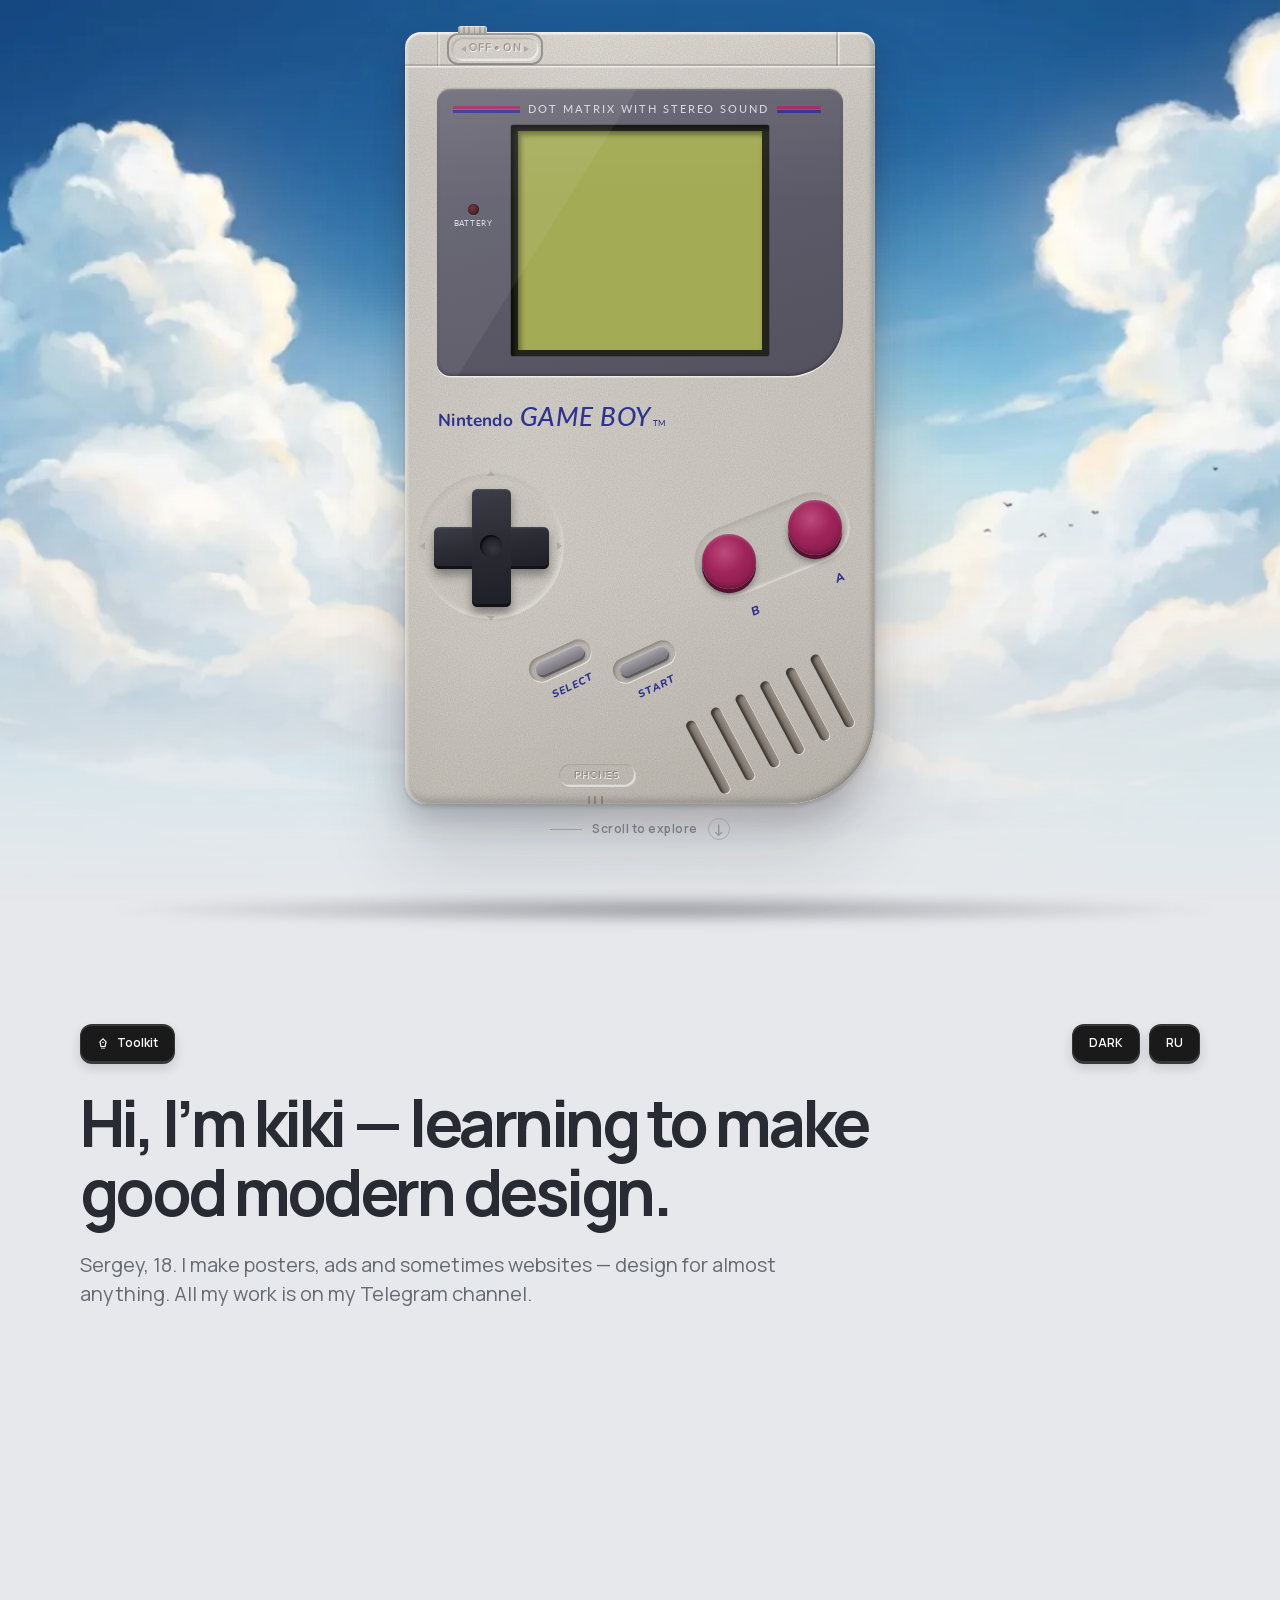
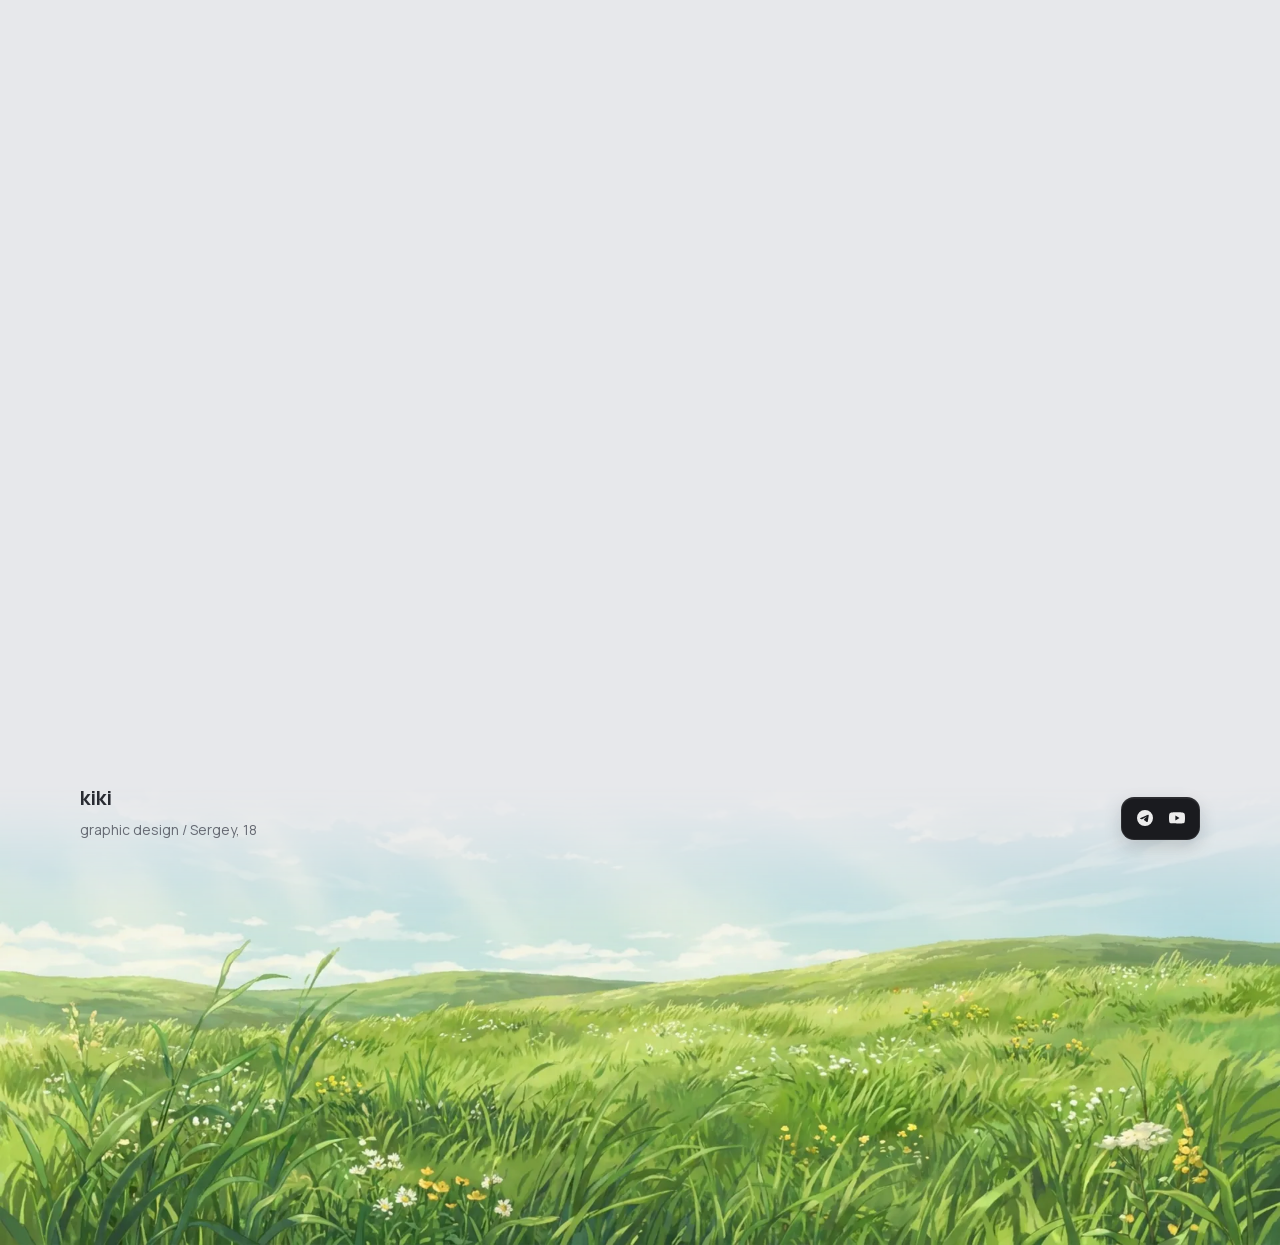
<file: index.html>
<!doctype html>
<html lang="en">
  <head>
    <meta charset="utf-8" />
    <meta name="viewport" content="width=device-width, initial-scale=1, viewport-fit=cover" />
    <script src="js/site/theme-init.js"></script>
    <title>kiki — Graphic Designer</title>
    <meta
      name="description"
      content="kiki (Сергей, 18) — графический дизайнер: логотипы, айдентика, постеры и оформление соцсетей."
    />
    <link rel="icon" href="assets/favicons/favicon.ico" sizes="any" />
    <link rel="icon" type="image/png" sizes="16x16" href="assets/favicons/favicon-16.png" />
    <link rel="icon" type="image/png" sizes="32x32" href="assets/favicons/favicon-32.png" />
    <link rel="apple-touch-icon" sizes="180x180" href="assets/favicons/apple-touch-icon.png" />
    <link rel="preconnect" href="https://fonts.googleapis.com" />
    <link rel="preconnect" href="https://fonts.gstatic.com" crossorigin />
    <link
      rel="stylesheet"
      href="https://fonts.googleapis.com/css2?family=Lato:ital,wght@1,400;1,700&family=Nunito:ital,wght@0,800;1,800&display=swap"
    />
    <link rel="stylesheet" href="css/base.css" />
    <link rel="stylesheet" href="css/gameboy.css" />
    <link rel="stylesheet" href="css/site.css" />
    <link rel="stylesheet" href="css/components/software.css" />
    <link rel="stylesheet" href="css/components/folders.css" />
  </head>
  <body>
    <main class="stage">
      <div class="gameboy" id="gameboy">
        <div class="top">
          <i class="groove groove-l"></i>
          <i class="groove groove-r"></i>
        </div>

        <button class="power" id="power" type="button" aria-label="Power">
          <span class="power-nub"></span>
          <span class="power-label"
            ><span class="tri tri-l"></span>OFF&thinsp;•&thinsp;ON<span class="tri tri-r"></span
          ></span>
        </button>

        <div class="lens">
          <div class="lens-head">
            <span class="stripe"></span>
            <span class="lens-text">DOT MATRIX WITH STEREO SOUND</span>
            <span class="stripe stripe-r"></span>
          </div>
          <div class="battery"><i class="led"></i><span>BATTERY</span></div>
          <div class="lcd-window">
            <canvas id="lcd" width="160" height="144" aria-label="Screen"></canvas>
            <i class="lcd-shade"></i>
          </div>
        </div>

        <div class="logo">
          <span class="logo-n">Nintendo</span><span class="logo-gb">GAME BOY</span><span class="logo-tm">TM</span>
        </div>

        <div class="dpad-well"></div>
        <i class="mark mark-up"></i>
        <i class="mark mark-down"></i>
        <i class="mark mark-left"></i>
        <i class="mark mark-right"></i>
        <div class="dpad" id="dpad" role="group" aria-label="D-pad">
          <i class="dpad-h"></i>
          <i class="dpad-v"></i>
          <i class="dpad-c"></i>
        </div>

        <div class="ab-well"></div>
        <div class="btn-round btn-b" data-btn="b" role="button" aria-label="B"></div>
        <div class="btn-round btn-a" data-btn="a" role="button" aria-label="A"></div>
        <span class="label label-b">B</span>
        <span class="label label-a">A</span>

        <div class="pill-well well-select">
          <div class="pill" data-btn="select" role="button" aria-label="Select"></div>
        </div>
        <div class="pill-well well-start">
          <div class="pill" data-btn="start" role="button" aria-label="Start"></div>
        </div>
        <span class="label label-pill label-select">SELECT</span>
        <span class="label label-pill label-start">START</span>

        <div class="speaker"><i></i><i></i><i></i><i></i><i></i><i></i></div>

        <div class="phones"><span>PHONES</span></div>
        <i class="jack"></i>
      </div>
      <div class="floor-shadow"></div>
      <a class="scroll-cue" href="#about" aria-label="Scroll down"
        ><span class="scroll-cue-line"></span
        ><span class="scroll-cue-label" data-i18n="scrollCue">Scroll to explore</span
        ><span class="scroll-cue-arrow" aria-hidden="true">↓</span></a
      >
    </main>

    <section class="site-info" id="about">
      <div class="site-wrap">
        <div class="site-language-row">
          <button
            id="sw-open"
            class="ref-button sw-trigger"
            type="button"
            data-sw-open
            aria-haspopup="dialog"
            aria-controls="sw-modal"
          >
            <svg viewBox="0 0 24 24" aria-hidden="true">
              <path
                d="M12 2 4.5 9.5 7 20h10l2.5-10.5L12 2zm0 3.2 4.9 4.9-1.9 8H9l-1.9-8L12 5.2zM12 9.5a1.6 1.6 0 1 0 0 3.2 1.6 1.6 0 0 0 0-3.2zM8 21.5h8V23H8z"
              /></svg
            ><span data-i18n="swButton">Toolkit</span></button
          ><button id="theme-toggle" class="ref-button" type="button" aria-label="Switch to dark theme">DARK</button
          ><button id="lang-toggle" class="ref-button" type="button" aria-label="Switch to Russian">RU</button>
        </div>
        <div class="site-intro">
          <h1 data-i18n="heroTitle"></h1>
          <p class="site-lead" data-i18n="heroLead"></p>
        </div>

        <section class="site-toolset" data-aos="fade-right" aria-labelledby="toolset-title">
          <div class="site-toolset-head">
            <h2 id="toolset-title" data-i18n="includedTitle">What I do</h2>
            <p data-i18n="includedLead"></p>
          </div>
          <div class="site-toolset-list">
            <article class="site-tool-item">
              <a
                class="site-tool-icon site-tool-link"
                href="section.html?s=services#part-1"
                data-page-link
                aria-label="Open"
                ><svg viewBox="0 0 448 512">
                  <path
                    d="M190.5 66.9l22.2-22.2c9.4-9.4 24.6-9.4 33.9 0L441 239c9.4 9.4 9.4 24.6 0 33.9L246.6 467.3c-9.4 9.4-24.6 9.4-33.9 0l-22.2-22.2c-9.5-9.5-9.3-25 .4-34.3L311.4 296H24c-13.3 0-24-10.7-24-24v-32c0-13.3 10.7-24 24-24h287.4L190.9 101.2c-9.8-9.3-10-24.8-.4-34.3z"
                  /></svg
              ></a>
              <div>
                <h3 data-i18n="posterTitle"></h3>
                <p data-i18n="posterText"></p>
              </div>
            </article>
            <article class="site-tool-item">
              <a
                class="site-tool-icon site-tool-link"
                href="section.html?s=services#part-2"
                data-page-link
                aria-label="Open"
                ><svg viewBox="0 0 448 512">
                  <path
                    d="M190.5 66.9l22.2-22.2c9.4-9.4 24.6-9.4 33.9 0L441 239c9.4 9.4 9.4 24.6 0 33.9L246.6 467.3c-9.4 9.4-24.6 9.4-33.9 0l-22.2-22.2c-9.5-9.5-9.3-25 .4-34.3L311.4 296H24c-13.3 0-24-10.7-24-24v-32c0-13.3 10.7-24 24-24h287.4L190.9 101.2c-9.8-9.3-10-24.8-.4-34.3z"
                  /></svg
              ></a>
              <div>
                <h3 data-i18n="adsTitle"></h3>
                <p data-i18n="adsText"></p>
              </div>
            </article>
            <article class="site-tool-item">
              <a
                class="site-tool-icon site-tool-link"
                href="section.html?s=services#part-3"
                data-page-link
                aria-label="Open"
                ><svg viewBox="0 0 448 512">
                  <path
                    d="M190.5 66.9l22.2-22.2c9.4-9.4 24.6-9.4 33.9 0L441 239c9.4 9.4 9.4 24.6 0 33.9L246.6 467.3c-9.4 9.4-24.6 9.4-33.9 0l-22.2-22.2c-9.5-9.5-9.3-25 .4-34.3L311.4 296H24c-13.3 0-24-10.7-24-24v-32c0-13.3 10.7-24 24-24h287.4L190.9 101.2c-9.8-9.3-10-24.8-.4-34.3z"
                  /></svg
              ></a>
              <div>
                <h3 data-i18n="webTitle"></h3>
                <p data-i18n="webText"></p>
              </div>
            </article>
            <article class="site-tool-item">
              <a
                class="site-tool-icon site-tool-link"
                href="section.html?s=services#part-4"
                data-page-link
                aria-label="Open"
                ><svg viewBox="0 0 448 512">
                  <path
                    d="M190.5 66.9l22.2-22.2c9.4-9.4 24.6-9.4 33.9 0L441 239c9.4 9.4 9.4 24.6 0 33.9L246.6 467.3c-9.4 9.4-24.6 9.4-33.9 0l-22.2-22.2c-9.5-9.5-9.3-25 .4-34.3L311.4 296H24c-13.3 0-24-10.7-24-24v-32c0-13.3 10.7-24 24-24h287.4L190.9 101.2c-9.8-9.3-10-24.8-.4-34.3z"
                  /></svg
              ></a>
              <div>
                <h3 data-i18n="moreTitle"></h3>
                <p data-i18n="moreText"></p>
              </div>
            </article>
          </div>
        </section>

        <section class="x-focus-card" data-aos="fade-left" aria-labelledby="x-focus-title">
          <div class="x-focus-art" aria-hidden="true"></div>
          <span class="x-focus-kicker" data-i18n="xKicker">Telegram / KikiVisual</span>
          <div class="x-focus-grid">
            <h2 id="x-focus-title" data-i18n="xTitle">Ideas.<br />Sketches.<br /><strong>Fresh designs.</strong></h2>
            <div class="x-focus-copy">
              <p data-i18n="xText"></p>
              <a class="ref-button x-focus-button" href="https://t.me/KikiVisual" target="_blank" rel="noopener"
                ><img src="assets/icons/social/telegram.svg" alt="" /><span data-i18n="xButton">Open channel</span></a
              >
            </div>
          </div>
        </section>

        <div class="site-wrap site-community">
          <article class="community-card" data-aos="fade-right">
            <div class="community-kicker">GitHub</div>
            <h2 data-i18n="githubTitle">Like what you see?</h2>
            <p data-i18n="githubText"></p>
            <a class="ref-button community-button" href="https://github.com/f7707111-rgb" target="_blank" rel="noopener"
              ><img src="assets/icons/social/github.svg" alt="" /><span data-i18n="githubButton">GitHub</span></a
            >
          </article>
          <article class="community-card" data-aos="fade-left">
            <div class="community-kicker">Community</div>
            <h2 data-i18n="communityTitle"></h2>
            <p data-i18n="communityText"></p>
            <div class="community-links">
              <a class="community-link" href="https://t.me/Kik1el" target="_blank" rel="noopener"
                ><span data-i18n="discordLink">Message me</span><span>›</span></a
              ><a class="community-link" href="https://www.youtube.com/@feduk1-c6z" target="_blank" rel="noopener"
                ><span data-i18n="siteLink">YouTube</span><span>›</span></a
              >
            </div>
          </article>
        </div>
      </div>
    </section>

    <footer class="site-footer">
      <section class="site-wrap folders" id="about-kiki" aria-labelledby="about-kiki-title">
        <header class="folders-head" data-aos="fade-right">
          <h2 id="about-kiki-title" data-i18n="aboutTitle">About me</h2>
          <p data-i18n="aboutLead"></p>
        </header>
        <div class="folders-grid" data-folders data-aos="fade-up"></div>
      </section>
      <div class="site-wrap site-footer-inner">
        <div><strong>kiki</strong><small data-i18n="footerNote">graphic designer / Sergey, 18</small></div>
        <nav class="site-icons" aria-label="Links">
          <a href="https://t.me/KikiVisual" target="_blank" rel="noopener" aria-label="Telegram"
            ><img src="assets/icons/social/telegram.svg" alt=""
          /></a>
          <a href="https://www.youtube.com/@feduk1-c6z" target="_blank" rel="noopener" aria-label="YouTube"
            ><img src="assets/icons/social/youtube.svg" alt=""
          /></a>
        </nav>
      </div>
      <div class="site-field" aria-hidden="true"></div>
    </footer>

    <div class="sw-modal" id="sw-modal" role="dialog" aria-modal="true" aria-labelledby="sw-title" hidden>
      <div class="sw-backdrop" data-sw-close></div>
      <div class="sw-window" role="document">
        <div class="sw-titlebar">
          <span class="sw-path"><b>kiki</b><i>/</i>toolkit</span>
          <span class="sw-hint" aria-hidden="true">ESC</span>
          <button class="sw-close" type="button" data-sw-close aria-label="Close">
            <svg viewBox="0 0 12 12" aria-hidden="true"><path d="M1.5 1.5l9 9m0-9l-9 9" /></svg>
          </button>
        </div>
        <div class="sw-body">
          <header class="sw-head">
            <span class="sw-kicker" data-i18n="swKicker"></span>
            <h2 id="sw-title" data-i18n="swTitle">Toolkit</h2>
            <p data-i18n="swLead"></p>
          </header>
          <section class="sw-section">
            <h3><span data-i18n="swDesignTitle">Design</span><em data-sw-count="design"></em></h3>
            <ul class="sw-list" data-sw-list="design"></ul>
          </section>
          <section class="sw-section">
            <h3><span data-i18n="swExtraTitle">3D &amp; media</span><em data-sw-count="extra"></em></h3>
            <ul class="sw-list" data-sw-list="extra"></ul>
          </section>
        </div>
      </div>
    </div>

    <!-- data -->
    <script src="js/data/translations.js"></script>
    <script src="js/data/toolkit.js"></script>
    <script src="js/data/sections.js"></script>
    <!-- site -->
    <script src="js/site/software.js"></script>
    <script src="js/site/folders.js"></script>
    <script src="js/site/settings.js"></script>
    <script src="js/site/reveal.js"></script>
    <!-- game boy -->
    <script src="js/gameboy/font.js"></script>
    <script src="js/gameboy/lcd.js"></script>
    <script src="js/gameboy/sound.js"></script>
    <script src="js/gameboy/input.js"></script>
    <script src="js/gameboy/games-loader.js"></script>
  </body>
</html>
</file>
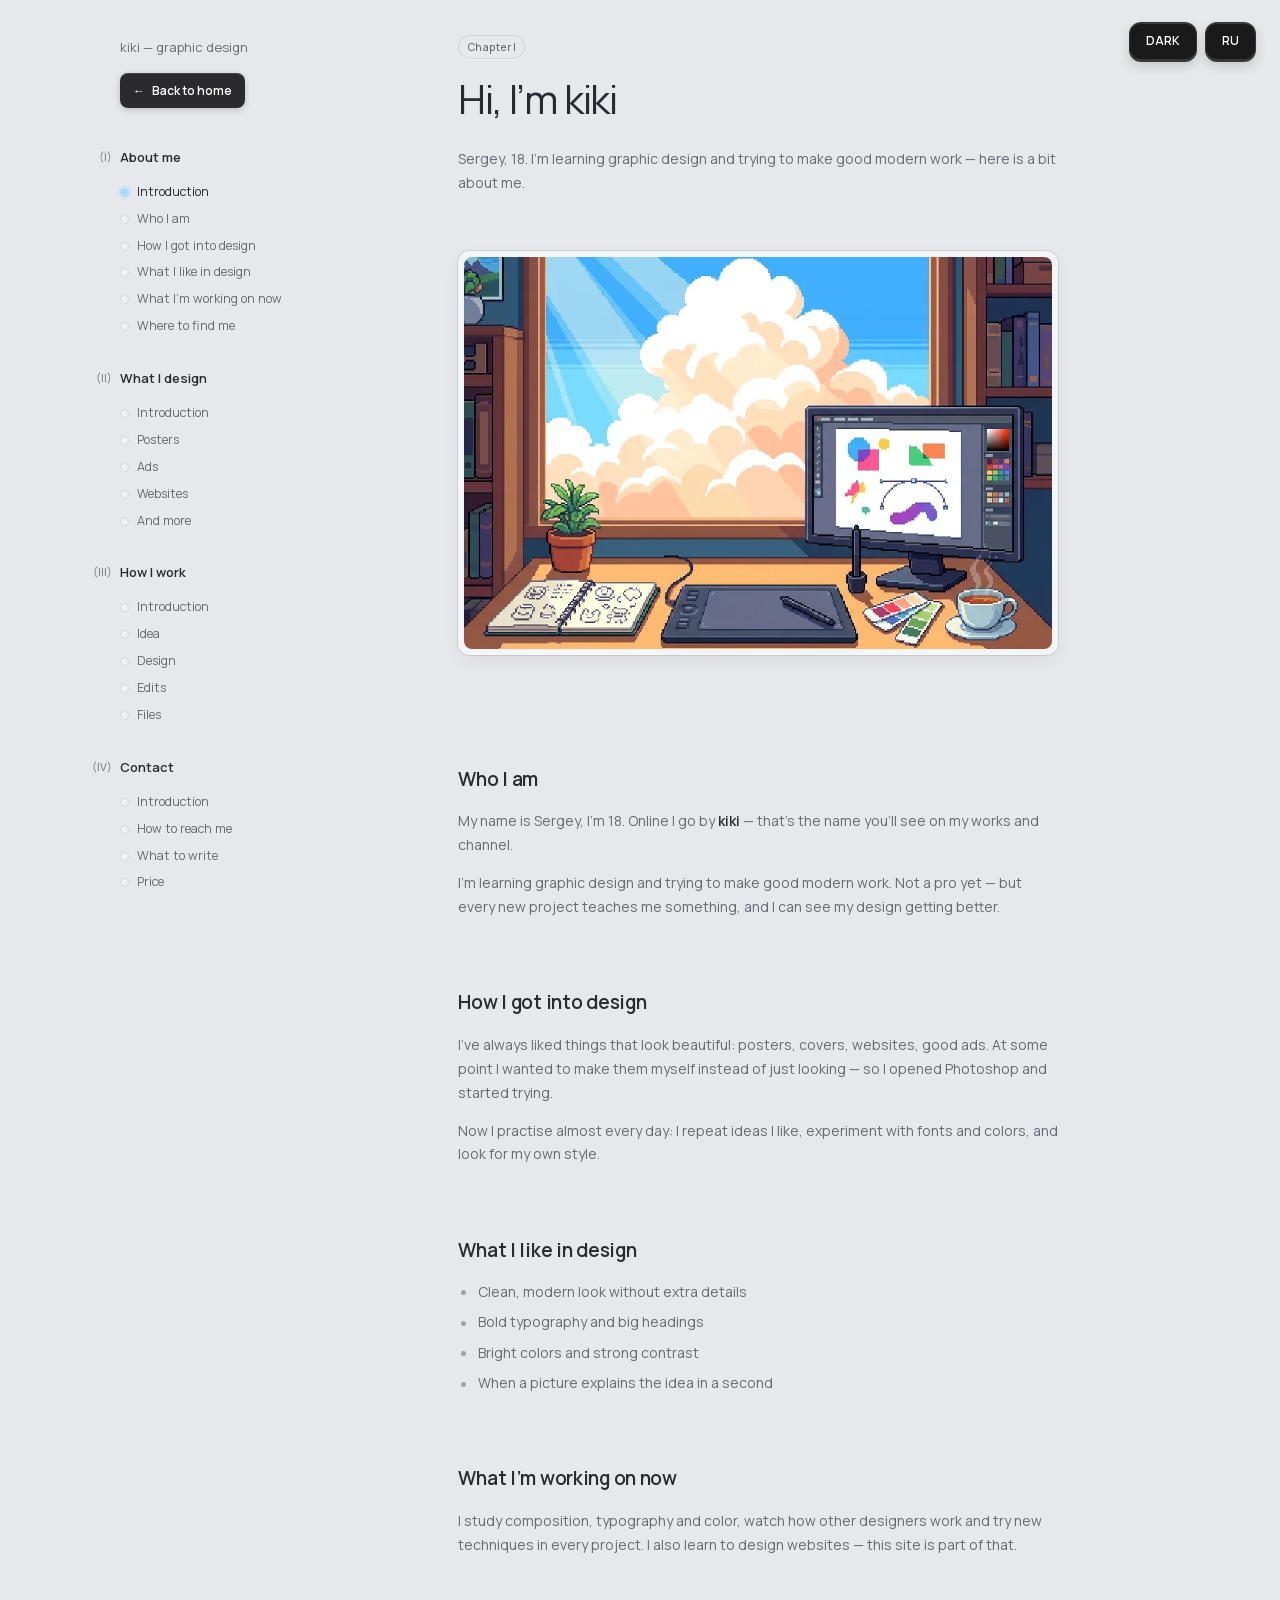
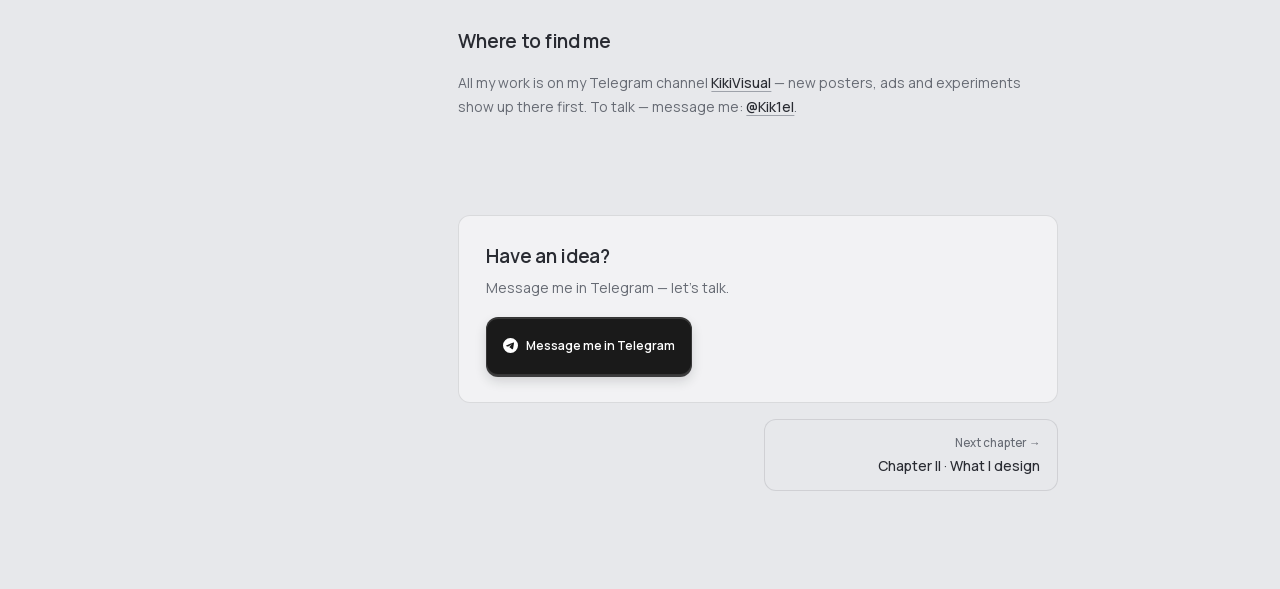
<file: section.html>
<!doctype html>
<html lang="en">
  <head>
    <meta charset="utf-8" />
    <meta name="viewport" content="width=device-width, initial-scale=1, viewport-fit=cover" />
    <script src="js/site/theme-init.js"></script>
    <title>kiki — Graphic Designer</title>
    <meta
      name="description"
      content="kiki (Sergey, 18) — graphic designer portfolio: about me, services, process and contacts."
    />
    <link rel="icon" href="assets/favicons/favicon.ico" sizes="any" />
    <link rel="icon" type="image/png" sizes="16x16" href="assets/favicons/favicon-16.png" />
    <link rel="icon" type="image/png" sizes="32x32" href="assets/favicons/favicon-32.png" />
    <link rel="apple-touch-icon" sizes="180x180" href="assets/favicons/apple-touch-icon.png" />
    <link rel="stylesheet" href="css/base.css" />
    <link rel="stylesheet" href="css/site.css" />
    <link rel="stylesheet" href="css/pages/section.css" />
  </head>
  <body class="section-page">
    <div class="chapter-toggles">
      <button id="theme-toggle" class="ref-button" type="button" aria-label="Switch to dark theme">DARK</button>
      <button id="lang-toggle" class="ref-button" type="button" aria-label="Switch to Russian">RU</button>
    </div>

    <div class="chapter-layout">
      <aside class="chapter-side">
        <div class="chapter-side-inner">
          <p class="chapter-brand" data-i18n="sectionBrand">kiki — graphic designer</p>
          <a class="chapter-back" href="index.html#about-kiki" data-page-link
            ><span aria-hidden="true">←</span><span data-i18n="sectionBack">Back to home</span></a
          >
          <nav class="chapter-nav" data-chapter-nav aria-label="Chapters"></nav>
        </div>
      </aside>

      <main class="chapter" id="intro">
        <span class="chapter-pill" data-section="kicker"></span>
        <h1 data-section="title"></h1>
        <p class="chapter-lead" data-section="lead"></p>
        <div class="chapter-actions" data-section="actions"></div>
        <figure class="chapter-art"><img data-section="image" alt="" width="800" height="600" /></figure>

        <article class="chapter-body" data-section="body"></article>

        <aside class="chapter-cta">
          <h2 data-i18n="sectionCtaTitle">Want your PC tuned?</h2>
          <p data-i18n="sectionCtaText"></p>
          <a class="ref-button" href="https://t.me/Kik1el" target="_blank" rel="noopener"
            ><img src="assets/icons/social/telegram.svg" alt="" /><span data-i18n="sectionCtaButton"
              >Message me in Telegram</span
            ></a
          >
        </aside>

        <nav class="chapter-pager" data-section="pager" aria-label="Chapters"></nav>
      </main>
    </div>

    <!-- data -->
    <script src="js/data/translations.js"></script>
    <script src="js/data/sections.js"></script>
    <!-- page -->
    <script src="js/pages/section.js"></script>
    <script src="js/site/folders.js"></script>
    <script src="js/site/settings.js"></script>
  </body>
</html>
</file>
<file: css/base.css>
/* Global base rules shared by every section. */

/* Hide scrollbars everywhere while keeping scrolling (mouse, touch, keyboard). */
html,
body,
* {
  scrollbar-width: none;
  -ms-overflow-style: none;
}
*::-webkit-scrollbar {
  display: none;
  width: 0;
  height: 0;
}

/* Form controls use the site font too. */
button, input, select, textarea { font-family: inherit; }
</file>
<file: css/gameboy.css>
/* Game Boy DMG-01. All device geometry is in real millimetres: 1mm = var(--u). Body is 90 × 148 mm. */

*,
*::before,
*::after {
  box-sizing: border-box;
  margin: 0;
  padding: 0;
}

:root {
  --u: min(calc((100vh - 128px) / 148), calc((100vw - 32px) / 90), 6px);

  --body: #d6d2ca;
  --body-hi: #e2ded7;
  --body-lo: #c6c1b8;
  --navy: #2f328f;
  --lens: #5d5b69;
  --lens-ink: #d3d1da;
  --maroon: #9c2a60;
  --magenta: #9f245a;
  --dpad: #2a2a33;

  --wall-top: #eeeff2;
  --wall-bottom: #d4d5da;
  --ink: #6a6872;
  --ink-soft: #8c8a93;

  --gb-font: 'Gill Sans', 'Gill Sans MT', 'Lato', 'Segoe UI', sans-serif;
  --round-font: 'Arial Rounded MT Bold', 'Nunito', 'Helvetica Rounded', sans-serif;
}
@supports (height: 100svh) {
  :root {
    --u: min(calc((100svh - 128px) / 148), calc((100vw - 32px) / 90), 6px);
  }
}

html {
  height: 100%;
}
body {
  min-height: 100%;
  display: flex;
  flex-direction: column;
  align-items: center;
  justify-content: center;
  gap: 20px;
  padding: 28px 16px 20px;
  background:
    radial-gradient(ellipse 70% 55% at 50% 38%, rgba(255, 255, 255, 0.75), rgba(255, 255, 255, 0) 70%),
    linear-gradient(180deg, var(--wall-top), var(--wall-bottom));
  color: var(--ink);
  font:
    14px/1.5 -apple-system,
    BlinkMacSystemFont,
    'Segoe UI',
    Roboto,
    sans-serif;
  overflow-x: hidden;
  -webkit-tap-highlight-color: transparent;
}

.stage {
  position: relative;
}

/* ------------------------------------------------------------------ body */
.gameboy {
  position: relative;
  width: calc(var(--u) * 90);
  height: calc(var(--u) * 148);
  border-radius: calc(var(--u) * 3) calc(var(--u) * 3) calc(var(--u) * 17) calc(var(--u) * 4);
  background:
    url("data:image/svg+xml,%3Csvg xmlns='http://www.w3.org/2000/svg' width='160' height='160'%3E%3Cfilter id='n'%3E%3CfeTurbulence type='fractalNoise' baseFrequency='.85' numOctaves='2' stitchTiles='stitch'/%3E%3CfeColorMatrix values='0 0 0 0 0 0 0 0 0 0 0 0 0 0 0 0 0 0 .55 0'/%3E%3C/filter%3E%3Crect width='100%25' height='100%25' filter='url(%23n)' opacity='.22'/%3E%3C/svg%3E"),
    linear-gradient(100deg, rgba(0, 0, 0, 0.025), rgba(255, 255, 255, 0.06) 30%, rgba(0, 0, 0, 0.04)),
    linear-gradient(180deg, var(--body-hi) 0%, var(--body) 14%, var(--body) 70%, var(--body-lo) 100%);
  box-shadow:
    inset 0 calc(var(--u) * 0.5) calc(var(--u) * 0.3) rgba(255, 255, 255, 0.7),
    inset calc(var(--u) * 0.6) 0 calc(var(--u) * 0.6) rgba(255, 255, 255, 0.45),
    inset calc(var(--u) * -0.8) 0 calc(var(--u) * 1) rgba(0, 0, 0, 0.12),
    inset 0 calc(var(--u) * -1) calc(var(--u) * 1.4) rgba(0, 0, 0, 0.16),
    0 calc(var(--u) * 0.6) calc(var(--u) * 0.6) rgba(0, 0, 0, 0.12),
    0 calc(var(--u) * 3) calc(var(--u) * 6) rgba(40, 38, 50, 0.22),
    0 calc(var(--u) * 10) calc(var(--u) * 16) rgba(40, 38, 50, 0.16);
  user-select: none;
  -webkit-user-select: none;
  -webkit-touch-callout: none;
}

.floor-shadow {
  position: absolute;
  left: 8%;
  right: 4%;
  bottom: calc(var(--u) * -2.5);
  height: calc(var(--u) * 6);
  background: radial-gradient(ellipse at center, rgba(30, 28, 40, 0.35), rgba(30, 28, 40, 0) 70%);
  filter: blur(4px);
  z-index: -1;
}

/* top strip with the cartridge-slot grooves */
.top {
  position: absolute;
  left: 0;
  right: 0;
  top: 0;
  height: calc(var(--u) * 6.5);
}
.top::after {
  content: '';
  position: absolute;
  left: 0;
  right: 0;
  bottom: 0;
  height: calc(var(--u) * 0.35);
  background: rgba(60, 55, 45, 0.2);
  box-shadow: 0 calc(var(--u) * 0.3) 0 rgba(255, 255, 255, 0.6);
}
.groove {
  position: absolute;
  top: 0;
  bottom: 0;
  width: calc(var(--u) * 0.35);
  background: rgba(60, 55, 45, 0.2);
  box-shadow: calc(var(--u) * 0.3) 0 0 rgba(255, 255, 255, 0.55);
}
.groove-l {
  left: calc(var(--u) * 6);
}
.groove-r {
  right: calc(var(--u) * 7);
}

/* embossed plastic lettering */
.power-label,
.phones span {
  color: rgba(120, 113, 102, 0.5);
  text-shadow:
    calc(var(--u) * 0.12) calc(var(--u) * 0.14) 0 rgba(255, 255, 255, 0.75),
    calc(var(--u) * -0.08) calc(var(--u) * -0.08) 0 rgba(80, 72, 60, 0.22);
}

/* power switch */
.power {
  position: absolute;
  left: calc(var(--u) * 9);
  top: calc(var(--u) * 1.1);
  width: calc(var(--u) * 16.5);
  height: calc(var(--u) * 4.3);
  border: 0;
  border-radius: calc(var(--u) * 2.15);
  background: transparent;
  cursor: pointer;
  box-shadow:
    inset calc(var(--u) * 0.2) calc(var(--u) * 0.22) 0 rgba(80, 72, 60, 0.16),
    inset calc(var(--u) * -0.2) calc(var(--u) * -0.22) 0 rgba(255, 255, 255, 0.6),
    calc(var(--u) * 0.15) calc(var(--u) * 0.18) 0 rgba(255, 255, 255, 0.55),
    calc(var(--u) * -0.15) calc(var(--u) * -0.15) 0 rgba(80, 72, 60, 0.12);
  outline: none;
}
.power:focus-visible {
  box-shadow: 0 0 0 2px #6b8cff;
}
.power-label {
  display: flex;
  align-items: center;
  justify-content: center;
  gap: calc(var(--u) * 0.5);
  font: 700 calc(var(--u) * 2.1)/1 var(--round-font);
  letter-spacing: calc(var(--u) * 0.12);
  white-space: nowrap;
}
.tri {
  width: 0;
  height: 0;
  border-top: calc(var(--u) * 0.75) solid transparent;
  border-bottom: calc(var(--u) * 0.75) solid transparent;
  filter: drop-shadow(calc(var(--u) * 0.12) calc(var(--u) * 0.14) 0 rgba(255, 255, 255, 0.75));
}
.tri-l {
  border-right: calc(var(--u) * 1.1) solid rgba(120, 113, 102, 0.5);
}
.tri-r {
  border-left: calc(var(--u) * 1.1) solid rgba(120, 113, 102, 0.5);
}

/* switch knob peeking over the top edge */
.power-nub {
  position: absolute;
  top: calc(var(--u) * -2.3);
  left: calc(var(--u) * 1.2);
  width: calc(var(--u) * 5.5);
  height: calc(var(--u) * 1.3);
  border-radius: calc(var(--u) * 0.5) calc(var(--u) * 0.5) 0 0;
  background:
    repeating-linear-gradient(
      90deg,
      rgba(0, 0, 0, 0.16) 0 calc(var(--u) * 0.35),
      transparent calc(var(--u) * 0.35) calc(var(--u) * 1)
    ),
    linear-gradient(180deg, #d9d5ce, #bdb8b0);
  box-shadow: inset 0 calc(var(--u) * 0.15) 0 rgba(255, 255, 255, 0.6);
  transition: left 0.16s cubic-bezier(0.5, 0, 0.3, 1.4);
}
.is-on .power-nub {
  left: calc(var(--u) * 9.8);
}

body:not(.power-on) .power::after {
  content: '';
  position: absolute;
  inset: calc(var(--u) * -1);
  border-radius: inherit;
  border: 2px solid rgba(105, 105, 105, 0.58);
  animation: pulse 5s cubic-bezier(0.22, 0.61, 0.36, 1) infinite;
  pointer-events: none;
}
@keyframes pulse {
  0% {
    opacity: 0;
    transform: scale(0.98);
  }
  8% {
    opacity: 0.62;
    transform: scale(1);
  }
  34% {
    opacity: 0;
    transform: scale(1.14);
  }
  35%,
  100% {
    opacity: 0;
    transform: scale(1.14);
  }
}

/* ------------------------------------------------------------------ screen lens */
.lens {
  position: absolute;
  left: calc(var(--u) * 6);
  top: calc(var(--u) * 11);
  width: calc(var(--u) * 78);
  height: calc(var(--u) * 55);
  border-radius: calc(var(--u) * 2.6) calc(var(--u) * 2.6) calc(var(--u) * 10.5) calc(var(--u) * 2.6);
  background: linear-gradient(165deg, #686673 0%, var(--lens) 45%, #54525f 100%);
  box-shadow:
    0 calc(var(--u) * 0.3) 0 rgba(255, 255, 255, 0.65),
    0 calc(var(--u) * -0.25) calc(var(--u) * 0.2) rgba(0, 0, 0, 0.12),
    inset 0 calc(var(--u) * 0.25) calc(var(--u) * 0.3) rgba(255, 255, 255, 0.14),
    inset 0 calc(var(--u) * -0.4) calc(var(--u) * 0.6) rgba(0, 0, 0, 0.25);
  overflow: hidden;
}
/* glass glare */
.lens::after {
  content: '';
  position: absolute;
  inset: 0;
  background:
    linear-gradient(122deg, rgba(255, 255, 255, 0.06) 0 34%, rgba(255, 255, 255, 0) 34.3%),
    linear-gradient(180deg, rgba(255, 255, 255, 0.05), rgba(255, 255, 255, 0) 40%);
  pointer-events: none;
}

.lens-head {
  position: absolute;
  left: calc(var(--u) * 3.2);
  right: calc(var(--u) * 4.3);
  top: calc(var(--u) * 2.6);
  height: calc(var(--u) * 2.6);
  display: flex;
  align-items: center;
  gap: calc(var(--u) * 1.5);
}
.stripe {
  flex: 1;
  height: calc(var(--u) * 1.8);
  background: linear-gradient(
    180deg,
    transparent 0 10%,
    var(--maroon) 10% 40%,
    transparent 40% 60%,
    #2e3290 60% 90%,
    transparent 90%
  );
}
.stripe-r {
  flex: 0 0 calc(var(--u) * 8.4);
}
.lens-text {
  font: 500 calc(var(--u) * 2.05)/1 var(--gb-font);
  letter-spacing: calc(var(--u) * 0.38);
  color: var(--lens-ink);
  white-space: nowrap;
}

.battery {
  position: absolute;
  left: calc(var(--u) * 1.3);
  top: calc(var(--u) * 22);
  width: calc(var(--u) * 11.5);
  display: flex;
  flex-direction: column;
  align-items: center;
  gap: calc(var(--u) * 1.1);
}
.led {
  display: block;
  width: calc(var(--u) * 2);
  height: calc(var(--u) * 2);
  border-radius: 50%;
  background: radial-gradient(circle at 40% 35%, #6e2d33, #3a1317 70%);
  box-shadow:
    inset 0 0 calc(var(--u) * 0.3) rgba(0, 0, 0, 0.6),
    0 calc(var(--u) * 0.15) 0 rgba(255, 255, 255, 0.12);
  transition:
    background 0.2s,
    box-shadow 0.2s;
}
.is-on .led {
  background: radial-gradient(circle at 40% 35%, #ffb3a8 0, #ff2e2e 35%, #c10c16 80%);
  box-shadow: 0 0 calc(var(--u) * 1.2) calc(var(--u) * 0.35) rgba(255, 40, 40, 0.55);
}
.battery span {
  font: 500 calc(var(--u) * 1.5)/1 var(--gb-font);
  letter-spacing: calc(var(--u) * 0.14);
  color: var(--lens-ink);
}

.lcd-window {
  position: absolute;
  left: calc(var(--u) * 14.3);
  top: calc(var(--u) * 6.8);
  width: calc(var(--u) * 49.4);
  height: calc(var(--u) * 44.4);
  border-radius: calc(var(--u) * 0.4);
  background: #23251c;
  box-shadow:
    inset calc(var(--u) * 0.7) calc(var(--u) * 0.9) calc(var(--u) * 0.9) rgba(0, 0, 0, 0.6),
    0 0 0 calc(var(--u) * 0.15) rgba(0, 0, 0, 0.25);
}
#lcd,
.lcd-shade {
  position: absolute;
  left: calc(var(--u) * 1.35);
  top: calc(var(--u) * 1.2);
  width: calc(var(--u) * 46.7);
  height: calc(var(--u) * 42);
}
#lcd {
  display: block;
  background: #a2aa55;
}
.lcd-shade {
  box-shadow: inset calc(var(--u) * 0.5) calc(var(--u) * 0.7) calc(var(--u) * 1) rgba(20, 25, 0, 0.45);
  pointer-events: none;
}

/* ------------------------------------------------------------------ logo */
.logo {
  position: absolute;
  left: calc(var(--u) * 6.3);
  top: calc(var(--u) * 71.2);
  display: flex;
  align-items: baseline;
  color: var(--navy);
  white-space: nowrap;
}
.logo-n {
  font: 700 calc(var(--u) * 3.3)/1 var(--round-font);
  letter-spacing: calc(var(--u) * 0.04);
}
.logo-gb {
  margin-left: calc(var(--u) * 1.3);
  font: italic 500 calc(var(--u) * 5)/1 var(--gb-font);
  letter-spacing: calc(var(--u) * 0.1);
}
.logo-tm {
  margin-left: calc(var(--u) * 0.5);
  font: 500 calc(var(--u) * 1.5)/1 var(--gb-font);
}

/* ------------------------------------------------------------------ d-pad */
.dpad-well {
  position: absolute;
  left: calc(var(--u) * 2.5);
  top: calc(var(--u) * 84.6);
  width: calc(var(--u) * 28);
  height: calc(var(--u) * 28);
  border-radius: 50%;
  background: radial-gradient(circle, rgba(0, 0, 0, 0.03) 0 50%, rgba(0, 0, 0, 0) 71%);
  box-shadow:
    inset calc(var(--u) * 0.3) calc(var(--u) * 0.5) calc(var(--u) * 1) rgba(60, 55, 45, 0.09),
    inset calc(var(--u) * -0.3) calc(var(--u) * -0.5) calc(var(--u) * 1) rgba(255, 255, 255, 0.45);
}
.mark {
  position: absolute;
  width: 0;
  height: 0;
  border: calc(var(--u) * 0.8) solid transparent;
  filter: drop-shadow(calc(var(--u) * 0.1) calc(var(--u) * 0.14) 0 rgba(255, 255, 255, 0.7));
}
.mark-up {
  left: calc(var(--u) * 15.7);
  top: calc(var(--u) * 84.2);
  border-bottom: calc(var(--u) * 1.1) solid rgba(90, 82, 70, 0.28);
  border-top-width: 0;
}
.mark-down {
  left: calc(var(--u) * 15.7);
  top: calc(var(--u) * 111.9);
  border-top: calc(var(--u) * 1.1) solid rgba(90, 82, 70, 0.28);
  border-bottom-width: 0;
}
.mark-left {
  left: calc(var(--u) * 2.9);
  top: calc(var(--u) * 97.8);
  border-right: calc(var(--u) * 1.1) solid rgba(90, 82, 70, 0.28);
  border-left-width: 0;
}
.mark-right {
  left: calc(var(--u) * 29);
  top: calc(var(--u) * 97.8);
  border-left: calc(var(--u) * 1.1) solid rgba(90, 82, 70, 0.28);
  border-right-width: 0;
}

.dpad {
  position: absolute;
  left: calc(var(--u) * 5.5);
  top: calc(var(--u) * 87.6);
  width: calc(var(--u) * 22);
  height: calc(var(--u) * 22);
  cursor: pointer;
  touch-action: none;
  filter: drop-shadow(0 calc(var(--u) * 0.75) 0 #121218)
    drop-shadow(0 calc(var(--u) * 1.2) calc(var(--u) * 0.9) rgba(0, 0, 0, 0.35));
  transition: transform 0.05s;
}
.dpad-h,
.dpad-v {
  position: absolute;
  border-radius: calc(var(--u) * 1);
  background: linear-gradient(170deg, #3d3d48 0%, #2c2c35 45%, #1f1f27 100%);
  box-shadow: inset 0 calc(var(--u) * 0.25) calc(var(--u) * 0.2) rgba(255, 255, 255, 0.1);
}
.dpad-h {
  left: 0;
  right: 0;
  top: calc(var(--u) * 7.25);
  height: calc(var(--u) * 7.5);
}
.dpad-v {
  top: 0;
  bottom: 0;
  left: calc(var(--u) * 7.25);
  width: calc(var(--u) * 7.5);
}
.dpad-c {
  position: absolute;
  left: calc(var(--u) * 8.9);
  top: calc(var(--u) * 8.9);
  width: calc(var(--u) * 4.2);
  height: calc(var(--u) * 4.2);
  border-radius: 50%;
  background: radial-gradient(circle at 60% 65%, #383843, #1b1b22 75%);
  box-shadow: inset calc(var(--u) * 0.25) calc(var(--u) * 0.35) calc(var(--u) * 0.4) rgba(0, 0, 0, 0.65);
}
.dpad[data-dir='up'] {
  transform: perspective(calc(var(--u) * 50)) rotateX(10deg);
}
.dpad[data-dir='down'] {
  transform: perspective(calc(var(--u) * 50)) rotateX(-10deg);
}
.dpad[data-dir='left'] {
  transform: perspective(calc(var(--u) * 50)) rotateY(-10deg);
}
.dpad[data-dir='right'] {
  transform: perspective(calc(var(--u) * 50)) rotateY(10deg);
}

/* ------------------------------------------------------------------ A / B */
.ab-well {
  position: absolute;
  left: calc(var(--u) * 54.75);
  top: calc(var(--u) * 91.45);
  width: calc(var(--u) * 31);
  height: calc(var(--u) * 13.6);
  border-radius: calc(var(--u) * 6.8);
  transform: rotate(-22deg);
  background: rgba(0, 0, 0, 0.025);
  box-shadow:
    inset calc(var(--u) * 0.3) calc(var(--u) * 0.6) calc(var(--u) * 1) rgba(60, 55, 45, 0.12),
    inset calc(var(--u) * -0.2) calc(var(--u) * -0.4) calc(var(--u) * 0.6) rgba(255, 255, 255, 0.5);
}
.btn-round {
  position: absolute;
  width: calc(var(--u) * 10.4);
  height: calc(var(--u) * 10.4);
  border-radius: 50%;
  background: radial-gradient(circle at 42% 34%, #bd4a7e 0, var(--magenta) 42%, #7f1845 100%);
  box-shadow:
    0 calc(var(--u) * 0.8) 0 #561030,
    0 calc(var(--u) * 1.3) calc(var(--u) * 1.3) rgba(0, 0, 0, 0.35),
    inset 0 calc(var(--u) * -0.5) calc(var(--u) * 0.8) rgba(0, 0, 0, 0.22),
    inset 0 calc(var(--u) * 0.3) calc(var(--u) * 0.5) rgba(255, 255, 255, 0.22);
  cursor: pointer;
  touch-action: none;
  transition:
    transform 0.05s,
    box-shadow 0.05s;
}
.btn-round.is-pressed {
  transform: translateY(calc(var(--u) * 0.6));
  box-shadow:
    0 calc(var(--u) * 0.2) 0 #5f1134,
    0 calc(var(--u) * 0.5) calc(var(--u) * 0.6) rgba(0, 0, 0, 0.3),
    inset 0 calc(var(--u) * -0.3) calc(var(--u) * 0.6) rgba(0, 0, 0, 0.25),
    inset 0 calc(var(--u) * 0.5) calc(var(--u) * 0.8) rgba(0, 0, 0, 0.12);
}
.btn-b {
  left: calc(var(--u) * 56.8);
  top: calc(var(--u) * 96.3);
}
.btn-a {
  left: calc(var(--u) * 73.3);
  top: calc(var(--u) * 89.8);
}

.label {
  position: absolute;
  transform: translate(-50%, -50%) rotate(-22deg);
  color: var(--navy);
  font: italic 800 calc(var(--u) * 2.3)/1 var(--round-font);
  letter-spacing: calc(var(--u) * 0.18);
  white-space: nowrap;
  pointer-events: none;
}
.label-b {
  left: calc(var(--u) * 67.3);
  top: calc(var(--u) * 111);
}
.label-a {
  left: calc(var(--u) * 83.3);
  top: calc(var(--u) * 104.4);
}

/* ------------------------------------------------------------------ SELECT / START */
.pill-well {
  position: absolute;
  width: calc(var(--u) * 12.6);
  height: calc(var(--u) * 4.8);
  border-radius: calc(var(--u) * 2.4);
  transform: rotate(-25deg);
  background: rgba(0, 0, 0, 0.06);
  box-shadow:
    inset calc(var(--u) * 0.25) calc(var(--u) * 0.5) calc(var(--u) * 0.7) rgba(60, 55, 45, 0.35),
    0 calc(var(--u) * 0.25) 0 rgba(255, 255, 255, 0.6);
}
.well-select {
  left: calc(var(--u) * 23.4);
  top: calc(var(--u) * 118.1);
}
.well-start {
  left: calc(var(--u) * 39.5);
  top: calc(var(--u) * 118.3);
}
.pill {
  position: absolute;
  left: calc(var(--u) * 1.3);
  top: calc(var(--u) * 1);
  width: calc(var(--u) * 10);
  height: calc(var(--u) * 2.7);
  border-radius: calc(var(--u) * 1.35);
  background: linear-gradient(180deg, #a9a6ac 0%, #8d8a91 55%, #78757c 100%);
  box-shadow:
    0 calc(var(--u) * 0.45) 0 #5c5960,
    0 calc(var(--u) * 0.7) calc(var(--u) * 0.6) rgba(0, 0, 0, 0.3),
    inset 0 calc(var(--u) * 0.2) calc(var(--u) * 0.2) rgba(255, 255, 255, 0.3);
  cursor: pointer;
  touch-action: none;
  transition:
    transform 0.05s,
    box-shadow 0.05s;
}
/* bigger invisible hit area for fingers */
.pill::before {
  content: '';
  position: absolute;
  inset: calc(var(--u) * -2.2) calc(var(--u) * -1.2);
}
.pill.is-pressed {
  transform: translateY(calc(var(--u) * 0.35));
  box-shadow:
    0 calc(var(--u) * 0.1) 0 #5c5960,
    inset 0 calc(var(--u) * 0.2) calc(var(--u) * 0.3) rgba(0, 0, 0, 0.2);
}
.label-pill {
  transform: translate(-50%, -50%) rotate(-25deg);
  font-size: calc(var(--u) * 2);
  letter-spacing: calc(var(--u) * 0.2);
}
.label-select {
  left: calc(var(--u) * 32.2);
  top: calc(var(--u) * 125.4);
}
.label-start {
  left: calc(var(--u) * 48.2);
  top: calc(var(--u) * 125.6);
}

/* ------------------------------------------------------------------ speaker */
.speaker {
  position: absolute;
  left: calc(var(--u) * 70);
  top: calc(var(--u) * 132.7);
  display: flex;
  gap: calc(var(--u) * 3.5);
  transform: translate(-50%, -50%) rotate(-28deg);
}
.speaker i {
  display: block;
  width: calc(var(--u) * 1.9);
  height: calc(var(--u) * 15.5);
  border-radius: calc(var(--u) * 0.95);
  background: linear-gradient(90deg, #6b645c, #9a9288);
  box-shadow:
    inset calc(var(--u) * 0.4) calc(var(--u) * 0.5) calc(var(--u) * 0.5) rgba(0, 0, 0, 0.5),
    calc(var(--u) * 0.12) calc(var(--u) * 0.2) 0 rgba(255, 255, 255, 0.6),
    calc(var(--u) * -0.1) calc(var(--u) * -0.1) 0 rgba(60, 55, 45, 0.15);
}

/* ------------------------------------------------------------------ phones */
.phones {
  position: absolute;
  left: calc(var(--u) * 29.4);
  top: calc(var(--u) * 140.4);
  width: calc(var(--u) * 14.6);
  height: calc(var(--u) * 4.1);
  border-radius: calc(var(--u) * 2.05);
  display: grid;
  place-items: center;
  box-shadow:
    inset calc(var(--u) * 0.2) calc(var(--u) * 0.22) 0 rgba(80, 72, 60, 0.14),
    inset calc(var(--u) * -0.2) calc(var(--u) * -0.22) 0 rgba(255, 255, 255, 0.55),
    calc(var(--u) * 0.15) calc(var(--u) * 0.18) 0 rgba(255, 255, 255, 0.5);
}
.phones span {
  font: 700 calc(var(--u) * 1.9)/1 var(--round-font);
  letter-spacing: calc(var(--u) * 0.12);
}
.jack {
  position: absolute;
  left: calc(var(--u) * 35);
  top: calc(var(--u) * 146.4);
  width: calc(var(--u) * 3.6);
  height: calc(var(--u) * 1.6);
  background: repeating-linear-gradient(
    90deg,
    rgba(60, 55, 45, 0.3) 0 calc(var(--u) * 0.4),
    transparent calc(var(--u) * 0.4) calc(var(--u) * 1.2)
  );
}

/* ------------------------------------------------------------------ help */
.help {
  display: flex;
  flex-direction: column;
  align-items: center;
  gap: 6px;
  max-width: 640px;
  text-align: center;
  font-size: 13px;
  color: var(--ink-soft);
}
.help-power {
  color: var(--ink);
  transition: opacity 0.3s;
}
.power-on .help-power {
  opacity: 0;
}
.help-keys {
  display: flex;
  flex-wrap: wrap;
  justify-content: center;
  gap: 4px 14px;
}
.help-keys > span {
  display: inline-flex;
  align-items: center;
  gap: 4px;
  white-space: nowrap;
}
kbd {
  display: inline-block;
  min-width: 20px;
  padding: 1px 5px;
  border-radius: 4px;
  background: rgba(255, 255, 255, 0.7);
  box-shadow:
    0 1px 0 rgba(0, 0, 0, 0.18),
    inset 0 0 0 1px rgba(0, 0, 0, 0.08);
  font:
    600 11px/18px -apple-system,
    BlinkMacSystemFont,
    'Segoe UI',
    Roboto,
    sans-serif;
  color: var(--ink);
}
.mute {
  border: 0;
  background: none;
  font: inherit;
  color: inherit;
  cursor: pointer;
  text-decoration: underline dotted;
  text-underline-offset: 3px;
}

.only-touch {
  display: none;
}
@media (hover: none) and (pointer: coarse) {
  .help-keys,
  .only-kbd {
    display: none;
  }
  .only-touch {
    display: inline;
  }
}
</file>
<file: css/components/software.css>
/* Software & Windows — in-page window (strict) */
.site-language-row .sw-trigger {
  gap: 8px;
  margin-right: auto;
}
.sw-trigger svg {
  width: 12px;
  height: 12px;
  fill: currentColor;
}
html.sw-lock,
html.sw-lock body {
  overflow: hidden;
}
.sw-modal {
  position: fixed;
  inset: 0;
  z-index: 1000;
  display: grid;
  place-items: center;
  padding: 24px;
}
.sw-modal[hidden] {
  display: none;
}
.sw-backdrop {
  position: absolute;
  inset: 0;
  background: rgba(16, 17, 21, 0.5);
  backdrop-filter: blur(8px);
  -webkit-backdrop-filter: blur(8px);
  opacity: 0;
  transition: opacity 0.25s ease;
}
.sw-window {
  position: relative;
  width: min(820px, 100%);
  max-height: min(840px, calc(100svh - 48px));
  display: flex;
  flex-direction: column;
  border-radius: 12px;
  background: var(--site-bg);
  color: var(--site-ink);
  border: 1px solid var(--site-line);
  box-shadow: 0 24px 70px rgba(16, 18, 24, 0.3);
  overflow: hidden;
  opacity: 0;
  transform: translate3d(0, 16px, 0);
  transition:
    opacity 0.25s ease,
    transform 0.25s cubic-bezier(0.2, 0.8, 0.2, 1);
  font-family:
    'AmeSans',
    ui-sans-serif,
    -apple-system,
    BlinkMacSystemFont,
    'Segoe UI',
    sans-serif;
}
.sw-modal.open .sw-backdrop {
  opacity: 1;
}
.sw-modal.open .sw-window {
  opacity: 1;
  transform: none;
}
.sw-titlebar {
  display: flex;
  align-items: center;
  gap: 12px;
  height: 48px;
  padding: 0 10px 0 20px;
  border-bottom: 1px solid var(--site-line);
}
.sw-path {
  flex: 1;
  color: var(--site-muted);
  font:
    600 11px/1 'AmeSans',
    ui-sans-serif,
    -apple-system,
    'Segoe UI',
    sans-serif;
  letter-spacing: 0.14em;
  text-transform: uppercase;
}
.sw-path b {
  color: var(--site-ink);
  font-weight: 700;
}
.sw-path i {
  margin: 0 8px;
  font-style: normal;
  opacity: 0.45;
}
.sw-hint {
  padding: 4px 6px;
  border: 1px solid var(--site-line);
  border-radius: 4px;
  color: var(--site-muted);
  font:
    600 10px/1 'AmeSans',
    ui-sans-serif,
    -apple-system,
    'Segoe UI',
    sans-serif;
  letter-spacing: 0.08em;
}
.sw-close {
  width: 30px;
  height: 30px;
  display: grid;
  place-items: center;
  border: 1px solid var(--site-line);
  border-radius: 6px;
  background: transparent;
  color: var(--site-ink);
  cursor: pointer;
  transition:
    background 0.2s ease,
    border-color 0.2s ease;
}
.sw-close svg {
  width: 10px;
  height: 10px;
  stroke: currentColor;
  stroke-width: 1.6;
  stroke-linecap: round;
}
.sw-close:hover {
  background: var(--site-ink);
  border-color: var(--site-ink);
  color: var(--site-bg);
}
.sw-close:focus-visible,
.sw-mirror:focus-visible {
  outline: 2px solid #06349f;
  outline-offset: 2px;
}
.sw-body {
  overflow-y: auto;
  overscroll-behavior: contain;
  padding: 36px 40px 40px;
}
.sw-kicker {
  color: var(--site-muted);
  font:
    600 11px/1 'AmeSans',
    ui-sans-serif,
    -apple-system,
    'Segoe UI',
    sans-serif;
  letter-spacing: 0.14em;
  text-transform: uppercase;
}
.sw-head h2 {
  margin: 14px 0 12px;
  font-size: clamp(30px, 4vw, 44px);
  line-height: 1.02;
  letter-spacing: -0.05em;
  font-weight: 700;
}
.sw-head p {
  margin: 0;
  max-width: 540px;
  color: var(--site-muted);
  font-size: 16px;
  line-height: 1.5;
}
.sw-section {
  margin-top: 36px;
}
.sw-section h3 {
  display: flex;
  align-items: center;
  justify-content: space-between;
  margin: 0;
  padding-bottom: 10px;
  border-bottom: 1px solid var(--site-ink);
  color: var(--site-ink);
  font:
    700 11px/1 'AmeSans',
    ui-sans-serif,
    -apple-system,
    'Segoe UI',
    sans-serif;
  letter-spacing: 0.14em;
  text-transform: uppercase;
}
.sw-section h3 em {
  color: var(--site-muted);
  font-style: normal;
  font-weight: 600;
}
.sw-section h3 em::before {
  content: '0';
}
.sw-list {
  margin: 0;
  padding: 0;
  list-style: none;
}
.sw-row {
  display: grid;
  grid-template-columns: 36px minmax(0, 1fr) auto;
  align-items: center;
  gap: 16px;
  padding: 14px 0;
  border-bottom: 1px solid var(--site-line);
}
.sw-icon {
  width: 36px;
  height: 36px;
  display: grid;
  place-items: center;
  border-radius: 8px;
  background: #1a1a1a;
  color: #fff;
}
.sw-icon img {
  width: 26px;
  height: 26px;
  display: block;
}
.sw-name strong {
  display: block;
  font-size: 16px;
  font-weight: 650;
  line-height: 1.2;
  letter-spacing: -0.01em;
}
.sw-name small {
  display: block;
  margin-top: 4px;
  color: var(--site-muted);
  font:
    500 12px/1.2 'AmeSans',
    ui-sans-serif,
    -apple-system,
    'Segoe UI',
    sans-serif;
  letter-spacing: 0.02em;
}
.sw-mirrors {
  display: flex;
  flex-wrap: wrap;
  justify-content: flex-end;
  gap: 6px;
}
.sw-mirror {
  display: inline-flex;
  align-items: center;
  gap: 8px;
  height: 32px;
  padding: 0 12px;
  border: 1px solid var(--site-ink);
  border-radius: 6px;
  background: transparent;
  color: var(--site-ink);
  font-size: 12px;
  font-weight: 600;
  text-decoration: none;
  white-space: nowrap;
  transition:
    background 0.18s ease,
    color 0.18s ease;
}
.sw-mirror span {
  font-size: 11px;
  opacity: 0.55;
  transition: transform 0.18s ease;
}
.sw-mirror:hover {
  background: var(--site-ink);
  color: var(--site-bg);
}
.sw-mirror:hover span {
  opacity: 1;
  transform: translate(1px, -1px);
}
html[data-theme='dark'] .sw-backdrop {
  background: rgba(0, 0, 0, 0.62);
}
html[data-theme='dark'] .sw-window {
  box-shadow: 0 24px 70px rgba(0, 0, 0, 0.6);
}
html[data-theme='dark'] .sw-icon {
  background: #24262d;
  box-shadow: inset 0 0 0 1px rgba(255, 255, 255, 0.06);
}
html[data-theme='dark'] .sw-mirror {
  border-color: rgba(255, 255, 255, 0.28);
}
html[data-theme='dark'] .sw-mirror:hover {
  border-color: var(--site-ink);
}
@media (max-width: 640px) {
  .sw-modal {
    padding: 0;
    align-items: end;
  }
  .sw-window {
    max-height: 92svh;
    border-radius: 12px 12px 0 0;
    border-bottom: 0;
  }
  .sw-hint {
    display: none;
  }
  .sw-body {
    padding: 26px 18px 32px;
  }
  .sw-row {
    grid-template-columns: 36px minmax(0, 1fr);
  }
  .sw-mirrors {
    grid-column: 2 / -1;
    justify-content: flex-start;
  }
}
@media (prefers-reduced-motion: reduce) {
  .sw-window,
  .sw-backdrop {
    transition: none;
  }
}

/* Toolkit: tags instead of download links */
.sw-mirror.sw-tag,
.sw-mirror.sw-tag:hover {
  height: 28px;
  border-color: var(--site-line);
  background: transparent;
  color: var(--site-muted);
  font-weight: 500;
  cursor: default;
}
</file>
<file: css/components/folders.css>
/* Folders — books that slide out of a frosted pocket on hover. */
.folders {
  padding: 104px 0 40px;
}
.folders-head {
  max-width: 850px;
  margin: 0 0 72px;
}
.folders-head h2 {
  margin: 0;
  color: var(--site-ink);
  font-size: clamp(36px, 5vw, 68px);
  line-height: 1.08;
  letter-spacing: -0.055em;
  font-weight: 700;
}
.folders-head h2 em {
  font-style: normal;
}
.folders-head p {
  margin: 24px 0 0;
  max-width: 760px;
  color: var(--site-muted);
  font-size: 20px;
  line-height: 1.45;
}

.folders-grid {
  display: grid;
  grid-template-columns: repeat(2, 290px);
  justify-content: center;
  gap: 72px 80px;
  padding: 0 20px 20px;
}

.folder {
  position: relative;
  display: block;
  width: 290px;
  color: inherit;
  text-decoration: none;
  -webkit-tap-highlight-color: transparent;
}
.folder:focus-visible {
  outline: none;
}
.folder:focus-visible .folder-book {
  outline: 2px solid #06349f;
  outline-offset: 4px;
}

.folder-book {
  --paper: #fafaf7;
  --paper-ink: rgba(38, 35, 35, 0.85);
  --paper-dim: rgba(38, 35, 35, 0.5);
  --paper-line: rgba(38, 35, 35, 0.1);
  --lift-shadow:
    inset 0 2px 1px #fff, 0 0 0 0.93px rgba(0, 0, 0, 0.08), 0 16px 24px rgba(0, 0, 0, 0.06),
    0 28px 36px rgba(0, 0, 0, 0.04);
  position: relative;
  display: flex;
  min-height: 350px;
  border-radius: 4px 12px 12px 4px;
  background: var(--paper);
  overflow: hidden;
  box-shadow:
    inset 0 2px 1px #fff,
    0 0 0 0.93px rgba(0, 0, 0, 0.08),
    0 4px 8px rgba(0, 0, 0, 0.03),
    0 9px 8px rgba(0, 0, 0, 0.02);
  transform: translate3d(0, 0, 0);
  transition:
    transform 1200ms cubic-bezier(0.22, 1, 0.36, 1),
    box-shadow 1200ms cubic-bezier(0.22, 1, 0.36, 1);
  will-change: transform;
}
.folder-spine {
  width: 16px;
  flex: 0 0 16px;
  background: linear-gradient(
    270deg,
    rgba(210, 208, 202, 0.2) 0%,
    rgba(230, 228, 224, 0.1) 60%,
    rgba(245, 244, 241, 0.02) 100%
  );
  box-shadow: inset -1px 0 0 rgba(0, 0, 0, 0.035);
}
.folder-page {
  flex: 1;
  display: flex;
  flex-direction: column;
  padding: 32px 20px 18px;
}
.folder-label {
  display: block;
  margin-bottom: 12px;
  color: var(--paper-dim);
  font-size: 12px;
  font-weight: 500;
  letter-spacing: 0.06em;
  text-transform: uppercase;
}
.folder-title {
  display: block;
  max-width: 220px;
  min-height: 44px;
  color: var(--paper-ink);
  font-size: 20px;
  font-weight: 600;
  line-height: 1.1;
  letter-spacing: -0.02em;
}
.folder-rule {
  display: block;
  height: 1px;
  margin-top: 20px;
  background: var(--paper-line);
}
.folder-art {
  display: block;
  width: 100%;
  height: auto;
  aspect-ratio: 4 / 3;
  margin-top: 16px;
  border-radius: 6px;
  object-fit: cover;
  image-rendering: pixelated;
}
.folder-meta {
  display: flex;
  justify-content: space-between;
  margin-top: auto;
  padding-top: 16px;
  color: var(--paper-dim);
  font-size: 8px;
  font-weight: 500;
}

.folder-pocket {
  position: absolute;
  left: -20px;
  right: -20px;
  bottom: -20px;
  height: 30%;
  border-radius: 0 0 24px 24px;
  background: rgba(207, 207, 207, 0.16);
  backdrop-filter: blur(1.5px);
  -webkit-backdrop-filter: blur(1.5px);
  box-shadow:
    0 1px 1px rgba(0, 0, 0, 0.16),
    inset 0 1px 0 rgba(255, 255, 255, 0.35);
  pointer-events: none;
}

@media (hover: hover) {
  .folder:hover .folder-book {
    transform: translate3d(0, -12px, 0);
    box-shadow: var(--lift-shadow);
  }
}
.folder:active .folder-book {
  transform: translate3d(0, -8px, 0);
  transition-duration: 400ms;
}

html[data-theme='dark'] .folder-book {
  --paper: #1d1f25;
  --paper-ink: rgba(241, 242, 245, 0.92);
  --paper-dim: rgba(241, 242, 245, 0.45);
  --paper-line: rgba(255, 255, 255, 0.09);
  --lift-shadow:
    inset 0 1px 0 rgba(255, 255, 255, 0.08), 0 0 0 1px rgba(255, 255, 255, 0.07), 0 26px 44px rgba(0, 0, 0, 0.45);
  box-shadow:
    inset 0 1px 0 rgba(255, 255, 255, 0.08),
    0 0 0 1px rgba(255, 255, 255, 0.06),
    0 10px 24px rgba(0, 0, 0, 0.3);
}
html[data-theme='dark'] .folder-spine {
  background: linear-gradient(270deg, rgba(0, 0, 0, 0.25), rgba(255, 255, 255, 0.02));
  box-shadow: inset -1px 0 0 rgba(255, 255, 255, 0.05);
}
html[data-theme='dark'] .folder-pocket {
  background: rgba(120, 124, 135, 0.14);
  box-shadow:
    0 1px 1px rgba(0, 0, 0, 0.4),
    inset 0 1px 0 rgba(255, 255, 255, 0.07);
}

@media (max-width: 760px) {
  .folders {
    padding-top: 82px;
  }
  .folders-head p {
    font-size: 19px;
  }
  .folders-grid {
    grid-template-columns: 290px;
    justify-content: center;
    gap: 64px;
    padding-inline: 0;
  }
}
@media (max-width: 360px) {
  .folders-grid {
    grid-template-columns: 260px;
  }
  .folder {
    width: 260px;
  }
}

/* Page transition. */
html.page-leave body {
  opacity: 0;
  transform: translateY(-8px);
  transition:
    opacity 0.28s ease,
    transform 0.28s ease;
}
@media (prefers-reduced-motion: reduce) {
  .folder-book {
    transition: none;
  }
  html.page-leave body {
    transform: none;
  }
}
</file>
<file: css/pages/section.css>
/* section.html — chapter page in a book layout (sidebar + reading column). Site font only. */
.section-page {
  --side-w: 236px;
  --read-w: 600px;
  --dot: #a9dcf7;
  background: var(--site-bg);
  color: var(--site-ink);
}
.chapter-layout,
.chapter-toggles {
  animation: section-in 0.6s cubic-bezier(0.16, 1, 0.3, 1) both;
}
@keyframes section-in {
  from {
    opacity: 0;
    transform: translateY(12px);
  }
  to {
    opacity: 1;
    transform: none;
  }
}

.chapter-toggles {
  position: fixed;
  top: 22px;
  right: 24px;
  z-index: 10;
  display: flex;
  gap: 8px;
}

.chapter-layout {
  display: grid;
  grid-template-columns: var(--side-w) minmax(0, var(--read-w));
  gap: clamp(48px, 8vw, 140px);
  width: min(100% - 48px, 1040px);
  margin: 0 auto;
}

/* Sidebar */
.chapter-side {
  position: relative;
}
.chapter-side-inner {
  position: sticky;
  top: 0;
  max-height: 100vh;
  overflow-y: auto;
  margin-left: -40px;
  padding: 30px 4px 60px 40px;
}
.chapter-brand {
  margin: 0 0 16px;
  max-width: 170px;
  color: var(--site-muted);
  font-size: 13px;
  line-height: 1.45;
}
.chapter-back {
  display: inline-flex;
  align-items: center;
  gap: 7px;
  padding: 9px 13px;
  border-radius: 8px;
  background: #2b2b2e;
  color: #fff;
  font-size: 12px;
  font-weight: 600;
  text-decoration: none;
  box-shadow:
    inset 0 1px 0 rgba(255, 255, 255, 0.14),
    0 2px 6px rgba(0, 0, 0, 0.18);
  transition:
    transform 0.3s cubic-bezier(0.16, 1, 0.3, 1),
    background 0.2s ease;
}
.chapter-back:hover {
  background: #3a3a3e;
  transform: translateY(-1px);
}
.chapter-back span:first-child {
  transition: transform 0.3s cubic-bezier(0.16, 1, 0.3, 1);
}
.chapter-back:hover span:first-child {
  transform: translateX(-3px);
}

.chapter-nav {
  margin-top: 40px;
}
.chapter-group + .chapter-group {
  margin-top: 30px;
}
.chapter-group-head {
  position: relative;
  display: block;
  padding-left: 0;
  color: var(--site-ink);
  font-size: 13px;
  font-weight: 600;
  text-decoration: none;
}
.chapter-roman {
  position: absolute;
  right: calc(100% + 8px);
  top: 1px;
  color: var(--site-muted);
  font-size: 11px;
  font-weight: 500;
  white-space: nowrap;
  opacity: 0.8;
}
.chapter-group ul {
  display: grid;
  gap: 2px;
  margin: 14px 0 0;
  padding: 0;
  list-style: none;
}
.chapter-group li a {
  position: relative;
  display: block;
  padding: 4px 0 4px 17px;
  color: var(--site-muted);
  font-size: 12.5px;
  line-height: 1.35;
  text-decoration: none;
  transition: color 0.2s ease;
}
.chapter-group li a::before {
  content: '';
  position: absolute;
  left: 0;
  top: calc(4px + 0.68em - 4.5px);
  width: 9px;
  height: 9px;
  box-sizing: border-box;
  border-radius: 50%;
  border: 1px solid var(--site-line);
  background: rgba(255, 255, 255, 0.35);
  transition:
    background 0.3s ease,
    border-color 0.3s ease,
    box-shadow 0.3s ease;
}
.chapter-group li a:hover {
  color: var(--site-ink);
}
.chapter-group li a.is-active {
  color: var(--site-ink);
}
.chapter-group li a.is-active::before {
  border-color: transparent;
  background: var(--dot);
  box-shadow: 0 0 0 3px rgba(169, 220, 247, 0.25);
}

/* Reading column */
.chapter {
  padding: 26px 0 90px;
}
.chapter-pill {
  display: inline-block;
  padding: 5px 9px;
  border-radius: 999px;
  color: var(--site-muted);
  font-size: 10.5px;
  font-weight: 500;
  box-shadow:
    inset 0 0 0 1px var(--site-line),
    0 1px 0 rgba(255, 255, 255, 0.6);
}
.chapter h1 {
  margin: 18px 0 26px;
  font-size: clamp(30px, 3.4vw, 40px);
  font-weight: 400;
  line-height: 1.1;
  letter-spacing: -0.03em;
}
.chapter-lead {
  margin: 0;
  color: var(--site-muted);
  font-size: 14px;
  line-height: 1.7;
}
.chapter-actions {
  display: flex;
  flex-wrap: wrap;
  gap: 10px;
  margin-top: 22px;
}
.chapter-actions[hidden] {
  display: none;
}
.chapter-actions .ref-button {
  height: 36px;
  min-height: 36px;
  padding: 0 15px;
  text-decoration: none;
}
.chapter-art {
  margin: 56px 0 0;
  padding: 6px;
  border-radius: 12px;
  background: rgba(255, 255, 255, 0.55);
  box-shadow:
    0 0 0 1px var(--site-line),
    0 6px 18px rgba(0, 0, 0, 0.05);
}
.chapter-art img {
  display: block;
  width: 100%;
  height: auto;
  aspect-ratio: 3 / 2;
  object-fit: cover;
  border-radius: 8px;
  image-rendering: pixelated;
}

/* Parts of the chapter: plain text, lots of air, no panels or dividers. */
.chapter-body {
  margin-top: 40px;
}
.doc-block {
  padding-top: 72px;
  scroll-margin-top: -40px;
}
.doc-block h2 {
  margin: 0 0 18px;
  font-size: 19px;
  font-weight: 600;
  line-height: 1.3;
  letter-spacing: -0.015em;
}
.doc-block h2 span {
  margin-right: 10px;
  color: var(--site-muted);
  font-size: 13px;
  font-weight: 500;
  opacity: 0.75;
}
.doc-block p {
  margin: 0 0 14px;
  color: var(--site-muted);
  font-size: 14px;
  line-height: 1.7;
}
.doc-block p:last-child {
  margin-bottom: 0;
}
.doc-block b {
  color: var(--site-ink);
  font-weight: 600;
}
.doc-block ul {
  display: grid;
  gap: 8px;
  margin: 4px 0 16px;
  padding: 0;
  list-style: none;
}
.doc-block ul:last-child {
  margin-bottom: 0;
}
.doc-block li {
  position: relative;
  padding-left: 20px;
  color: var(--site-muted);
  font-size: 14px;
  line-height: 1.6;
}
.doc-block li::before {
  content: '';
  position: absolute;
  left: 3px;
  top: 0.68em;
  width: 5px;
  height: 5px;
  border-radius: 50%;
  background: var(--site-icon);
}
.doc-block a {
  color: var(--site-ink);
  font-weight: 500;
  text-decoration: underline;
  text-decoration-color: var(--site-icon);
  text-underline-offset: 3px;
  transition: text-decoration-color 0.2s ease;
}
.doc-block a:hover {
  text-decoration-color: currentColor;
}
.doc-note {
  padding: 12px 16px;
  border-radius: 10px;
  background: rgba(255, 255, 255, 0.45);
  box-shadow: inset 0 0 0 1px var(--site-line);
  font-size: 13px !important;
}
.doc-final {
  margin-top: 72px;
  padding: 26px 28px;
  border-radius: 12px;
  background: rgba(255, 255, 255, 0.45);
  box-shadow: inset 0 0 0 1px var(--site-line);
}
.doc-final p,
.doc-final b {
  color: var(--site-ink);
}
.doc-sign {
  opacity: 0.7;
  font-style: italic;
}

/* Discord call to action */
.chapter-cta {
  margin-top: 96px;
  padding: 28px;
  border-radius: 12px;
  background: rgba(255, 255, 255, 0.45);
  box-shadow: inset 0 0 0 1px var(--site-line);
}
.chapter-cta h2 {
  margin: 0 0 8px;
  font-size: 19px;
  font-weight: 600;
  letter-spacing: -0.015em;
}
.chapter-cta p {
  margin: 0 0 18px;
  color: var(--site-muted);
  font-size: 14px;
  line-height: 1.6;
}
.chapter-cta .ref-button {
  gap: 8px;
  text-decoration: none;
}
.chapter-cta .ref-button img {
  width: 15px;
  height: 15px;
  filter: invert(1);
}

/* Previous / next chapter */
.chapter-pager {
  display: grid;
  grid-template-columns: 1fr 1fr;
  gap: 12px;
  margin-top: 16px;
}
.chapter-pager-link {
  display: grid;
  gap: 6px;
  padding: 16px 18px;
  border-radius: 12px;
  color: var(--site-ink);
  font-size: 14px;
  font-weight: 500;
  text-decoration: none;
  box-shadow: inset 0 0 0 1px var(--site-line);
  transition:
    background 0.25s ease,
    transform 0.4s cubic-bezier(0.22, 1, 0.36, 1);
}
.chapter-pager-link small {
  color: var(--site-muted);
  font-size: 11.5px;
}
.chapter-pager-link.is-next {
  grid-column: 2;
  text-align: right;
}
.chapter-pager-link:hover {
  background: rgba(255, 255, 255, 0.4);
  transform: translateY(-2px);
}

/* Dark theme */
html[data-theme='dark'] .section-page {
  --dot: #7cc4ee;
}
html[data-theme='dark'] .chapter-back {
  background: #f1f2f5;
  color: #15161a;
}
html[data-theme='dark'] .chapter-back:hover {
  background: #fff;
}
html[data-theme='dark'] .chapter-group li a::before {
  background: rgba(255, 255, 255, 0.04);
}
html[data-theme='dark'] .chapter-group li a.is-active::before {
  background: var(--dot);
  box-shadow: 0 0 0 3px rgba(124, 196, 238, 0.18);
}
html[data-theme='dark'] .chapter-pill {
  box-shadow: inset 0 0 0 1px var(--site-line);
}
html[data-theme='dark'] .chapter-art {
  background: rgba(255, 255, 255, 0.05);
  box-shadow: 0 0 0 1px var(--site-line);
}
html[data-theme='dark'] .doc-note,
html[data-theme='dark'] .doc-final,
html[data-theme='dark'] .chapter-cta {
  background: rgba(255, 255, 255, 0.04);
}
html[data-theme='dark'] .chapter-pager-link:hover {
  background: rgba(255, 255, 255, 0.05);
}

/* Small screens: sidebar becomes a compact header with chapter links. */
@media (max-width: 900px) {
  .chapter-layout {
    grid-template-columns: 1fr;
    gap: 0;
    width: min(100% - 32px, 640px);
  }
  .chapter-side-inner {
    position: static;
    max-height: none;
    margin-left: 0;
    padding: 24px 0 0;
  }
  .chapter-nav {
    display: flex;
    flex-wrap: wrap;
    gap: 8px;
    margin-top: 24px;
  }
  .chapter-group + .chapter-group {
    margin-top: 0;
  }
  .chapter-group ul {
    display: none;
  }
  .chapter-group-head {
    padding: 7px 11px;
    border-radius: 999px;
    font-size: 12px;
    box-shadow: inset 0 0 0 1px var(--site-line);
  }
  .chapter-group.is-current .chapter-group-head {
    background: var(--site-ink);
    color: var(--site-bg);
  }
  .chapter-roman {
    position: static;
    margin-right: 5px;
    color: inherit;
  }
  .chapter {
    padding-top: 40px;
  }
  .chapter-toggles {
    position: absolute;
    top: 22px;
    right: 16px;
  }
}
@media (max-width: 520px) {
  .chapter-pager {
    grid-template-columns: 1fr;
  }
  .chapter-pager-link.is-next {
    grid-column: 1;
  }
}
</file>
<file: css/site.css>
/* Site content: reference site font, neutral single-color background, and soft AOS-like motion. */
@font-face {
  font-family: 'AmeSans';
  src: url('../assets/fonts/amelabs-sans.woff2') format('woff2');
  font-style: normal;
  font-weight: 100 900;
  font-display: swap;
}
:root {
  --site-bg: #e7e8eb;
  --site-ink: #292b32;
  --site-muted: #666a73;
  --site-panel: #d4d6da;
  --site-icon: #9ea2aa;
  --site-icon-ink: #343d63;
  --site-line: rgba(45, 47, 55, 0.12);
}
html {
  scroll-behavior: smooth;
}
body {
  display: block;
  min-height: 100%;
  padding: 0;
  overflow-x: hidden;
  background: var(--site-bg) !important;
  color: var(--site-ink);
  font-family:
    'AmeSans',
    ui-sans-serif,
    -apple-system,
    BlinkMacSystemFont,
    'Segoe UI',
    sans-serif;
}
.stage,
.site-info,
.site-footer {
  background: var(--site-bg);
}
.stage {
  min-height: 100svh;
  display: grid;
  place-items: center;
  padding: 32px 16px 72px;
}
.site-info {
  padding: 112px 0 92px;
}
.site-wrap {
  width: min(1120px, calc(100% - 48px));
  margin-inline: auto;
}
.site-intro {
  max-width: 850px;
}
.site-info h1 {
  margin: 0;
  color: var(--site-ink);
  font-family: inherit;
  font-size: clamp(36px, 5vw, 68px);
  line-height: 1.08;
  letter-spacing: -0.055em;
  font-weight: 700;
  max-width: 850px;
}
.site-info h1 em {
  color: var(--site-ink);
  font-style: normal;
}
.site-lead {
  margin-top: 24px;
  color: var(--site-muted);
  max-width: 760px;
  font-family: inherit;
  font-size: 20px;
  line-height: 1.45;
}
.site-toolset {
  margin-top: 54px;
  padding: 36px 40px 42px;
  border-radius: 18px;
  background: var(--site-panel);
  color: var(--site-ink);
  overflow: hidden;
}
.site-toolset-head h2 {
  margin: 0;
  font-family: inherit;
  font-size: clamp(22px, 3vw, 34px);
  font-weight: 700;
  letter-spacing: -0.03em;
}
.site-toolset-head p {
  margin: 14px 0 0;
  max-width: 690px;
  color: #5e626b;
  font-size: 18px;
  line-height: 1.45;
}
.site-toolset-list {
  display: grid;
  grid-template-columns: repeat(2, minmax(0, 1fr));
  gap: 22px 44px;
  margin-top: 36px;
}
.site-tool-item {
  display: flex;
  align-items: flex-start;
  gap: 14px;
  cursor: default;
}
.site-tool-icon {
  position: relative;
  width: 30px;
  height: 30px;
  flex: 0 0 30px;
  display: grid;
  place-items: center;
  border-radius: 50%;
  background: var(--site-icon);
  color: var(--site-icon-ink);
  transition:
    background 0.25s ease,
    transform 0.25s ease;
}
.site-tool-icon svg {
  width: 14px;
  height: 14px;
  fill: currentColor;
}
.site-tool-item:hover .site-tool-icon {
  background: #fff;
  transform: translateX(3px);
}
.site-tool-item h3 {
  margin: 2px 0 6px;
  color: #333640;
  font-family: inherit;
  font-size: 18px;
  line-height: 1.2;
  font-weight: 650;
}
.site-tool-item p {
  margin: 0;
  color: #666a73;
  font-size: 15px;
  line-height: 1.4;
}
.site-requirements {
  display: grid;
  grid-template-columns: 1fr 1fr;
  gap: 18px;
  margin-top: 76px;
}
.site-requirements-intro {
  padding: 32px;
  border-radius: 18px;
  background: #dadddf;
  border: 0;
  box-shadow: none;
}
.site-requirements-intro h2,
.site-price-row h2 {
  margin: 0 0 14px;
  color: var(--site-ink);
  font-family: inherit;
  font-size: 24px;
  letter-spacing: -0.03em;
}
.site-requirements-intro p {
  margin: 0;
  max-width: 380px;
  color: #5f636c;
  font-size: 17px;
}
.site-req-list {
  display: grid;
  gap: 10px;
}
.site-req {
  display: grid;
  grid-template-columns: 42px 1fr;
  gap: 13px;
  align-items: center;
  padding: 13px 15px;
  border: 0;
  border-radius: 14px;
  background: #dfe0e3;
}
.site-req > span {
  width: 38px;
  height: 38px;
  display: grid;
  place-items: center;
  border-radius: 11px;
  background: #c3c6cc;
  color: #41485f;
  font-size: 11px;
  font-weight: 700;
}
.site-req strong {
  display: block;
  color: #30323a;
  font-size: 16px;
}
.site-req small {
  display: block;
  color: #696d75;
  font-size: 14px;
  line-height: 1.25;
}
.site-price-row {
  display: flex;
  align-items: end;
  justify-content: space-between;
  gap: 24px;
  padding-top: 62px;
}
.site-price-row h2 {
  color: #696d75;
  font-size: 14px;
  text-transform: uppercase;
  letter-spacing: 0.12em;
}
.site-price {
  color: #34363e;
  font-size: clamp(54px, 9vw, 104px);
  line-height: 0.9;
  font-weight: 700;
  letter-spacing: -0.09em;
}
.site-price small {
  color: #6b6f77;
  font-size: 20px;
  letter-spacing: 0;
  font-weight: 400;
}
.site-cta {
  display: inline-flex;
  align-items: center;
  gap: 12px;
  padding: 15px 18px;
  border-radius: 12px;
  background: #34363e;
  color: #f5f5f6;
  font-family: inherit;
  font-size: 14px;
  font-weight: 650;
  box-shadow: 0 10px 24px rgba(52, 54, 62, 0.2);
  transition:
    transform 0.25s,
    box-shadow 0.25s,
    background 0.25s;
}
.site-cta:hover {
  transform: translateY(-3px);
  background: #202229;
  box-shadow: 0 16px 30px rgba(52, 54, 62, 0.28);
}
.site-footer {
  padding: 38px 0 62px;
  border-top: 0;
  color: var(--site-ink);
}
.folders + .site-footer-inner {
  margin-top: 64px;
}
.site-footer-inner {
  display: flex;
  align-items: end;
  justify-content: space-between;
  gap: 28px;
}
.site-footer strong {
  display: block;
  font-family: inherit;
  font-size: 20px;
}
.site-footer small {
  display: block;
  margin-top: 6px;
  color: var(--site-muted);
  font-size: 14px;
}
.site-icons {
  display: flex;
  gap: 9px;
}
.site-icons a {
  width: 45px;
  height: 45px;
  display: grid;
  place-items: center;
  border: 0;
  border-radius: 13px;
  background: #dadddf;
  transition:
    transform 0.25s,
    background 0.25s;
}
.site-icons a:hover {
  transform: translateY(-4px);
  background: #c9cbd0;
}
.site-icons img {
  width: 20px;
  height: 20px;
  filter: brightness(0) opacity(0.76);
}
/* AOS-style motion from the reference site: short, smooth and played once. */
.reveal,
[data-aos] {
  opacity: 0;
  transform: translate3d(0, 64px, 0);
  transition-property: opacity, transform;
  transition-duration: 0.7s;
  transition-timing-function: cubic-bezier(0.2, 0.8, 0.2, 1);
  will-change: opacity, transform;
}
.reveal.in,
[data-aos].in {
  opacity: 1;
  transform: translate3d(0, 0, 0);
  will-change: auto;
}
[data-aos].out-left {
  opacity: 0;
  transform: translate3d(-72px, 0, 0);
  will-change: opacity, transform;
}
[data-aos='fade-right'] {
  transform: translate3d(-72px, 0, 0);
}
[data-aos='fade-left'] {
  transform: translate3d(72px, 0, 0);
}
[data-aos='fade-up'] {
  transform: translate3d(0, 64px, 0);
}
[data-aos='zoom-in'] {
  transform: scale(0.92);
}
@media (max-width: 820px) {
  .site-wrap {
    width: min(100% - 32px, 680px);
  }
  .site-toolset {
    padding: 28px 22px 32px;
  }
  .site-toolset-list {
    grid-template-columns: 1fr;
    gap: 22px;
  }
  .site-requirements {
    grid-template-columns: 1fr;
  }
  .site-price-row {
    align-items: flex-start;
    flex-direction: column;
  }
  .site-footer-inner {
    align-items: flex-start;
    flex-direction: column;
  }
}
@media (max-width: 540px) {
  .site-info {
    padding: 82px 0 80px;
  }
  .site-info h1 {
    font-size: 37px;
  }
  .site-lead {
    font-size: 19px;
  }
  .site-toolset-head p {
    font-size: 17px;
  }
  .site-tool-item h3 {
    font-size: 17px;
  }
  .site-tool-item p {
    font-size: 15px;
  }
  .site-requirements-intro {
    padding: 24px;
  }
  .site-icons a {
    width: 42px;
    height: 42px;
  }
}
.site-language-row {
  display: flex;
  justify-content: flex-end;
  margin-bottom: 26px;
}
.ref-button {
  display: inline-flex;
  align-items: center;
  justify-content: center;
  min-height: 38px;
  padding: 8.5px 16px 9px;
  border: 0;
  border-radius: 12px;
  background: #1a1a1a;
  color: #fff;
  font-family: inherit;
  font-size: 12px;
  font-weight: 600;
  line-height: 1;
  cursor: pointer;
  transition:
    background 0.25s ease,
    transform 0.25s ease;
}
.ref-button:hover {
  background: #363434;
  transform: translateY(-1px);
}
.ref-button:focus-visible,
.site-cta:focus-visible {
  outline: 2px solid #06349f;
  outline-offset: 3px;
}
.site-cta {
  background: #1a1a1a;
  border-radius: 12px;
  padding: 8.5px 16px 9px;
  font-size: 14px;
  font-weight: 500;
}
.site-cta:hover {
  background: #363434;
}
.site-tool-link {
  text-decoration: none;
  cursor: pointer;
}
.site-tool-link:focus-visible {
  outline: 2px solid #06349f;
  outline-offset: 3px;
}
.site-tool-link:hover {
  background: #fff;
  transform: translateX(3px) scale(1.04);
}
.site-community {
  display: grid;
  grid-template-columns: repeat(2, minmax(0, 1fr));
  gap: 24px;
  margin-top: 72px;
}
.community-card {
  min-height: 286px;
  padding: 34px 38px;
  border-radius: 14px;
  background: #d4d6da;
  text-align: center;
  display: flex;
  flex-direction: column;
  align-items: center;
  justify-content: center;
}
.community-kicker {
  color: #5b5f69;
  font-size: 16px;
  font-weight: 650;
}
.community-card h2 {
  margin: 18px 0 14px;
  max-width: 430px;
  color: #2c2e35;
  font-family: inherit;
  font-size: clamp(26px, 3vw, 36px);
  line-height: 1.1;
  letter-spacing: -0.04em;
}
.community-card p {
  margin: 0;
  max-width: 500px;
  color: #666a73;
  font-size: 17px;
  line-height: 1.45;
}
.community-button {
  margin-top: 22px;
  min-width: 112px;
  gap: 8px;
}
.community-button img {
  width: 16px;
  height: 16px;
  filter: invert(1);
}
.community-links {
  display: flex;
  align-items: center;
  justify-content: center;
  flex-wrap: wrap;
  gap: 18px;
  margin-top: 24px;
}
.community-link {
  display: inline-flex;
  align-items: center;
  gap: 7px;
  color: #5f8068;
  font-size: 16px;
  font-weight: 650;
  transition:
    color 0.2s ease,
    transform 0.2s ease;
}
.community-link:hover {
  color: #3e5e47;
  transform: translateY(-2px);
}
.community-link span:last-child {
  font-size: 24px;
  line-height: 0.5;
}
@media (max-width: 820px) {
  .site-community {
    grid-template-columns: 1fr;
    gap: 16px;
    margin-top: 58px;
  }
  .community-card {
    min-height: 250px;
    padding: 30px 24px;
  }
  .community-card h2 {
    font-size: 28px;
  }
}
.scroll-cue {
  position: relative;
  z-index: 2;
  display: inline-flex;
  align-items: center;
  gap: 10px;
  margin-top: 2px;
  color: #62656d;
  font-family:
    'AmeSans',
    ui-sans-serif,
    -apple-system,
    BlinkMacSystemFont,
    'Segoe UI',
    sans-serif;
  font-size: 12px;
  font-weight: 600;
  letter-spacing: 0.04em;
  text-decoration: none;
  opacity: 0.78;
  transition:
    opacity 0.25s ease,
    transform 0.25s ease;
}
.scroll-cue:hover {
  opacity: 1;
  transform: translateY(2px);
}
.scroll-cue-line {
  width: 32px;
  height: 1px;
  background: #8e9198;
}
.scroll-cue-arrow {
  display: inline-grid;
  place-items: center;
  width: 22px;
  height: 22px;
  border: 1px solid #8e9198;
  border-radius: 50%;
  font-size: 16px;
  line-height: 1;
  animation: scroll-nudge 2.4s ease-in-out 2 both;
}
@keyframes scroll-nudge {
  0%,
  100% {
    transform: translateY(0);
    opacity: 0.7;
  }
  50% {
    transform: translateY(4px);
    opacity: 1;
  }
}
@media (max-width: 540px) {
  .scroll-cue {
    font-size: 11px;
  }
  .scroll-cue-line {
    width: 24px;
  }
}
/* Slightly lower scroll cue and tactile reference-style buttons. */
.scroll-cue {
  margin-top: 14px;
}
.ref-button,
.site-cta {
  border: 1px solid rgba(255, 255, 255, 0.12);
  box-shadow:
    0 2px 0 rgba(0, 0, 0, 0.72),
    0 6px 12px rgba(22, 24, 30, 0.16),
    inset 0 1px 0 rgba(255, 255, 255, 0.14);
}
.ref-button:hover,
.site-cta:hover {
  box-shadow:
    0 3px 0 rgba(0, 0, 0, 0.72),
    0 9px 16px rgba(22, 24, 30, 0.2),
    inset 0 1px 0 rgba(255, 255, 255, 0.18);
}
.ref-button:active,
.site-cta:active {
  transform: translateY(2px);
  box-shadow:
    0 0 0 rgba(0, 0, 0, 0.72),
    0 3px 7px rgba(22, 24, 30, 0.18),
    inset 0 2px 3px rgba(0, 0, 0, 0.25);
}

/* Theme switcher */
body,
.stage,
.site-info,
.site-footer,
.site-icons a,
.ref-button,
.scroll-cue,
.site-tool-item h3,
.site-tool-item p,
.site-toolset-head p {
  transition:
    background-color 0.35s ease,
    color 0.35s ease,
    border-color 0.35s ease,
    box-shadow 0.35s ease;
}
.site-language-row {
  gap: 9px;
}
#theme-toggle {
  min-width: 64px;
}
.site-toolset,
.community-card {
  transition:
    opacity 0.7s cubic-bezier(0.2, 0.8, 0.2, 1),
    transform 0.7s cubic-bezier(0.2, 0.8, 0.2, 1),
    background-color 0.35s ease,
    color 0.35s ease,
    box-shadow 0.35s ease;
}

html[data-theme='dark'] {
  color-scheme: dark;
  --site-bg: #0f1013;
  --site-ink: #f1f2f5;
  --site-muted: #a6a9b1;
  --site-panel: #1c1e24;
  --site-icon: #393d47;
  --site-icon-ink: #dce2ff;
  --site-line: rgba(255, 255, 255, 0.1);
}
html[data-theme='dark'] body,
html[data-theme='dark'] .stage,
html[data-theme='dark'] .site-info,
html[data-theme='dark'] .site-footer {
  background: #0f1013 !important;
  color: #f1f2f5;
}
html[data-theme='dark'] .site-info h1,
html[data-theme='dark'] .site-info h1 em,
html[data-theme='dark'] .site-toolset-head h2,
html[data-theme='dark'] .site-footer strong {
  color: #f1f2f5;
}
html[data-theme='dark'] .site-lead,
html[data-theme='dark'] .site-toolset-head p,
html[data-theme='dark'] .site-footer small {
  color: #a6a9b1;
}
html[data-theme='dark'] .site-toolset,
html[data-theme='dark'] .community-card {
  background: #1c1e24;
  box-shadow: 0 18px 45px rgba(0, 0, 0, 0.22);
}
html[data-theme='dark'] .site-tool-item h3,
html[data-theme='dark'] .community-card h2 {
  color: #f0f1f4;
}
html[data-theme='dark'] .site-tool-item p,
html[data-theme='dark'] .community-card p,
html[data-theme='dark'] .community-kicker {
  color: #a6a9b1;
}
html[data-theme='dark'] .site-tool-icon {
  background: #393d47;
  color: #dce2ff;
}
html[data-theme='dark'] .site-tool-item:hover .site-tool-icon,
html[data-theme='dark'] .site-tool-link:hover {
  background: #4a4f5b;
}
html[data-theme='dark'] .ref-button,
html[data-theme='dark'] .site-cta {
  background: #292c33;
  color: #fff;
  border-color: rgba(255, 255, 255, 0.13);
  box-shadow:
    0 2px 0 #050506,
    0 7px 18px rgba(0, 0, 0, 0.28),
    inset 0 1px 0 rgba(255, 255, 255, 0.12);
}
html[data-theme='dark'] .ref-button:hover,
html[data-theme='dark'] .site-cta:hover {
  background: #383c45;
}
html[data-theme='dark'] .community-link {
  color: #91b89b;
}
html[data-theme='dark'] .site-icons a {
  background: #22252b;
}
html[data-theme='dark'] .site-icons a:hover {
  background: #333740;
}
html[data-theme='dark'] .site-icons img {
  filter: brightness(0) invert(1) opacity(0.82);
}
html[data-theme='dark'] .scroll-cue {
  color: #afb2ba;
}
html[data-theme='dark'] .scroll-cue-line {
  background: #747985;
}
html[data-theme='dark'] .scroll-cue-arrow {
  border-color: #747985;
}

/* Compact AME-style integration pill */
.site-icons {
  display: flex;
  align-items: center;
  gap: 3px;
  padding: 6px 8px;
  border: 1px solid rgba(255, 255, 255, 0.08);
  border-radius: 13px;
  background: #1a1b1f;
  box-shadow:
    0 7px 18px rgba(18, 20, 25, 0.16),
    inset 0 1px 0 rgba(255, 255, 255, 0.06);
}
.site-icons a,
html[data-theme='dark'] .site-icons a {
  width: 29px;
  height: 29px;
  border-radius: 8px;
  background: transparent;
  box-shadow: none;
  transition:
    background-color 0.2s ease,
    transform 0.2s ease;
}
.site-icons a:hover,
html[data-theme='dark'] .site-icons a:hover {
  background: rgba(255, 255, 255, 0.1);
  transform: translateY(-1px);
}
.site-icons img,
html[data-theme='dark'] .site-icons img {
  width: 16px;
  height: 16px;
  filter: brightness(0) invert(1) opacity(0.92);
}
html[data-theme='dark'] .site-icons {
  border-color: rgba(255, 255, 255, 0.07);
  background: #1a1b1f;
  box-shadow:
    0 8px 22px rgba(0, 0, 0, 0.3),
    inset 0 1px 0 rgba(255, 255, 255, 0.06);
}

/* X updates feature panel. */
.x-focus-card {
  position: relative;
  isolation: isolate;
  min-height: 460px;
  margin-top: 24px;
  padding: 42px 48px 46px;
  border-radius: 18px;
  overflow: hidden;
  color: #f7f8ff;
  background:
    radial-gradient(circle at 86% 20%, rgba(135, 159, 255, 0.28), transparent 29%),
    linear-gradient(135deg, #182653 0%, #263b7a 52%, #3d55a2 100%);
  box-shadow: 0 22px 50px rgba(28, 43, 91, 0.2);
}
.x-focus-card::before {
  content: '';
  position: absolute;
  z-index: -1;
  width: 72%;
  height: 120px;
  right: -13%;
  top: 15%;
  border: 1px solid rgba(255, 255, 255, 0.09);
  border-left: 0;
  transform: rotate(-25deg);
  background: linear-gradient(90deg, transparent, rgba(255, 255, 255, 0.045));
}
.x-focus-card::after {
  content: '';
  position: absolute;
  z-index: -1;
  right: -70px;
  bottom: -110px;
  width: 520px;
  height: 360px;
  opacity: 0.2;
  background-image:
    linear-gradient(rgba(255, 255, 255, 0.16) 1px, transparent 1px),
    linear-gradient(90deg, rgba(255, 255, 255, 0.16) 1px, transparent 1px);
  background-size: 28px 28px;
  transform: perspective(480px) rotateX(58deg) rotateZ(-13deg);
  mask-image: linear-gradient(135deg, transparent 4%, #000 72%);
}
.x-focus-art {
  position: absolute;
  z-index: -1;
  right: 7%;
  bottom: 8%;
  width: 240px;
  height: 150px;
  border: 1px solid rgba(255, 255, 255, 0.1);
  border-radius: 14px;
  transform: skewY(-8deg);
  background: linear-gradient(150deg, rgba(255, 255, 255, 0.08), rgba(255, 255, 255, 0.015));
  box-shadow:
    -22px 22px 0 rgba(12, 22, 56, 0.13),
    inset 0 1px 0 rgba(255, 255, 255, 0.08);
}
.x-focus-kicker {
  position: relative;
  display: block;
  color: #d9e0ff;
  font-size: 15px;
  font-weight: 750;
  letter-spacing: 0.02em;
}
.x-focus-grid {
  position: relative;
  display: grid;
  grid-template-columns: minmax(0, 0.95fr) minmax(300px, 1.05fr);
  gap: 64px;
  align-items: end;
  min-height: 330px;
}
.x-focus-grid h2 {
  margin: 0;
  color: #cbd4fb;
  font-family: inherit;
  font-size: clamp(46px, 5.3vw, 72px);
  font-weight: 650;
  line-height: 0.98;
  letter-spacing: -0.055em;
}
.x-focus-grid h2 strong {
  color: #fff;
  font-weight: 700;
}
.x-focus-copy {
  position: relative;
  z-index: 2;
  display: flex;
  min-height: 230px;
  flex-direction: column;
  align-items: flex-start;
  justify-content: flex-end;
  padding: 0 32px 3px 0;
}
.x-focus-copy p {
  margin: 0;
  max-width: 520px;
  color: #f5f6ff;
  font-size: clamp(18px, 2vw, 23px);
  font-weight: 650;
  line-height: 1.42;
  text-shadow: 0 1px 18px rgba(12, 20, 50, 0.2);
}
.x-focus-button {
  min-height: 44px;
  margin-top: 26px;
  padding-inline: 18px;
  background: #10131b;
  border-color: rgba(255, 255, 255, 0.14);
}
.x-focus-button:hover {
  background: #222838;
}
.x-focus-button img {
  width: 16px;
  height: 16px;
  filter: brightness(0) invert(1);
}
html[data-theme='dark'] .x-focus-card {
  box-shadow: 0 24px 58px rgba(0, 0, 0, 0.3);
}
@media (max-width: 820px) {
  .x-focus-card {
    min-height: 430px;
    padding: 34px 28px 38px;
  }
  .x-focus-grid {
    grid-template-columns: 1fr;
    gap: 26px;
    align-content: end;
    min-height: 330px;
  }
  .x-focus-grid h2 {
    font-size: clamp(43px, 10vw, 64px);
  }
  .x-focus-copy {
    min-height: 0;
    padding-right: 0;
  }
  .x-focus-copy p {
    max-width: 590px;
    font-size: 18px;
  }
  .x-focus-art {
    right: -35px;
    bottom: 40px;
    opacity: 0.48;
  }
}
@media (max-width: 540px) {
  .x-focus-card {
    min-height: 500px;
    margin-top: 16px;
    padding: 28px 20px 30px;
    border-radius: 16px;
  }
  .x-focus-kicker {
    font-size: 13px;
  }
  .x-focus-grid {
    min-height: 410px;
    gap: 24px;
  }
  .x-focus-grid h2 {
    font-size: 45px;
  }
  .x-focus-copy p {
    font-size: 17px;
    line-height: 1.45;
  }
  .x-focus-button {
    width: 100%;
    justify-content: center;
  }
  .x-focus-card::after {
    right: -180px;
    bottom: -130px;
  }
}

.x-focus-button {
  gap: 8px;
  font-size: 13px;
  font-weight: 650;
}

.x-focus-button {
  text-decoration: none;
}

/* White X call-to-action */
.x-focus-card .x-focus-button,
html[data-theme='dark'] .x-focus-card .x-focus-button {
  background: #fff;
  color: #17191f;
  border-color: rgba(255, 255, 255, 0.8);
  box-shadow:
    0 2px 0 rgba(9, 12, 22, 0.42),
    0 8px 20px rgba(8, 13, 32, 0.2),
    inset 0 1px 0 rgba(255, 255, 255, 0.9);
}
.x-focus-card .x-focus-button:hover,
html[data-theme='dark'] .x-focus-card .x-focus-button:hover {
  background: #edf0fb;
  color: #111318;
}
.x-focus-card .x-focus-button img,
html[data-theme='dark'] .x-focus-card .x-focus-button img {
  filter: brightness(0);
}

/* X banner: pixel-art sky behind the text (assets/images/x-banner.webp). */
.x-focus-card {
  background: #1d2a62 url('../assets/images/x-banner.webp') right bottom / cover no-repeat;
  image-rendering: pixelated;
}
@media (min-width: 821px) {
  .x-focus-card {
    background-size: cover;
    background-position: right 30%;
    padding-bottom: 36px;
  }
}
.x-focus-card::before,
.x-focus-card::after {
  display: none;
}
.x-focus-art {
  inset: 0;
  width: auto;
  height: auto;
  border: 0;
  border-radius: 0;
  transform: none;
  box-shadow: none;
  background:
    linear-gradient(90deg, rgba(16, 24, 66, 0.72) 0%, rgba(16, 24, 66, 0.35) 45%, rgba(16, 24, 66, 0) 70%),
    linear-gradient(0deg, rgba(16, 24, 66, 0.55) 0%, rgba(16, 24, 66, 0) 55%);
}
.x-focus-grid h2,
.x-focus-kicker {
  text-shadow: 0 2px 18px rgba(10, 16, 48, 0.35);
}
.x-focus-copy p {
  text-shadow: 0 1px 14px rgba(10, 16, 48, 0.55);
}
@media (max-width: 820px) {
  .x-focus-card {
    background-image: url('../assets/images/x-banner-sm.webp');
    background-position: 70% center;
  }
  .x-focus-art {
    opacity: 1;
    background: linear-gradient(
      0deg,
      rgba(16, 24, 66, 0.82) 0%,
      rgba(16, 24, 66, 0.45) 60%,
      rgba(16, 24, 66, 0.2) 100%
    );
  }
}

/* Anime backdrop: sky at the very top (behind the Game Boy), meadow at the very end.
   Both fade into the page colour, so the middle of the site stays clean. */
.stage {
  align-self: stretch;
  width: 100%;
  isolation: isolate;
}
.stage::before {
  content: '';
  position: absolute;
  inset: 0;
  z-index: -1;
  pointer-events: none;
  background: url('../assets/images/bg-sky.webp') center top / cover no-repeat;
  -webkit-mask-image: linear-gradient(to bottom, #000 0%, #000 50%, transparent 100%);
  mask-image: linear-gradient(to bottom, #000 0%, #000 50%, transparent 100%);
}
.site-footer {
  padding-bottom: 0;
}
.site-footer-inner {
  position: relative;
  z-index: 1;
}
.site-field {
  height: clamp(240px, 36vw, 560px);
  margin-top: -56px;
  pointer-events: none;
  background: url('../assets/images/bg-field.webp') center bottom / cover no-repeat;
  -webkit-mask-image: linear-gradient(to bottom, transparent 0%, #000 42%);
  mask-image: linear-gradient(to bottom, transparent 0%, #000 42%);
}
html[data-theme='dark'] .stage::before,
html[data-theme='dark'] .site-field {
  filter: brightness(0.5) saturate(0.85);
}
</file>
